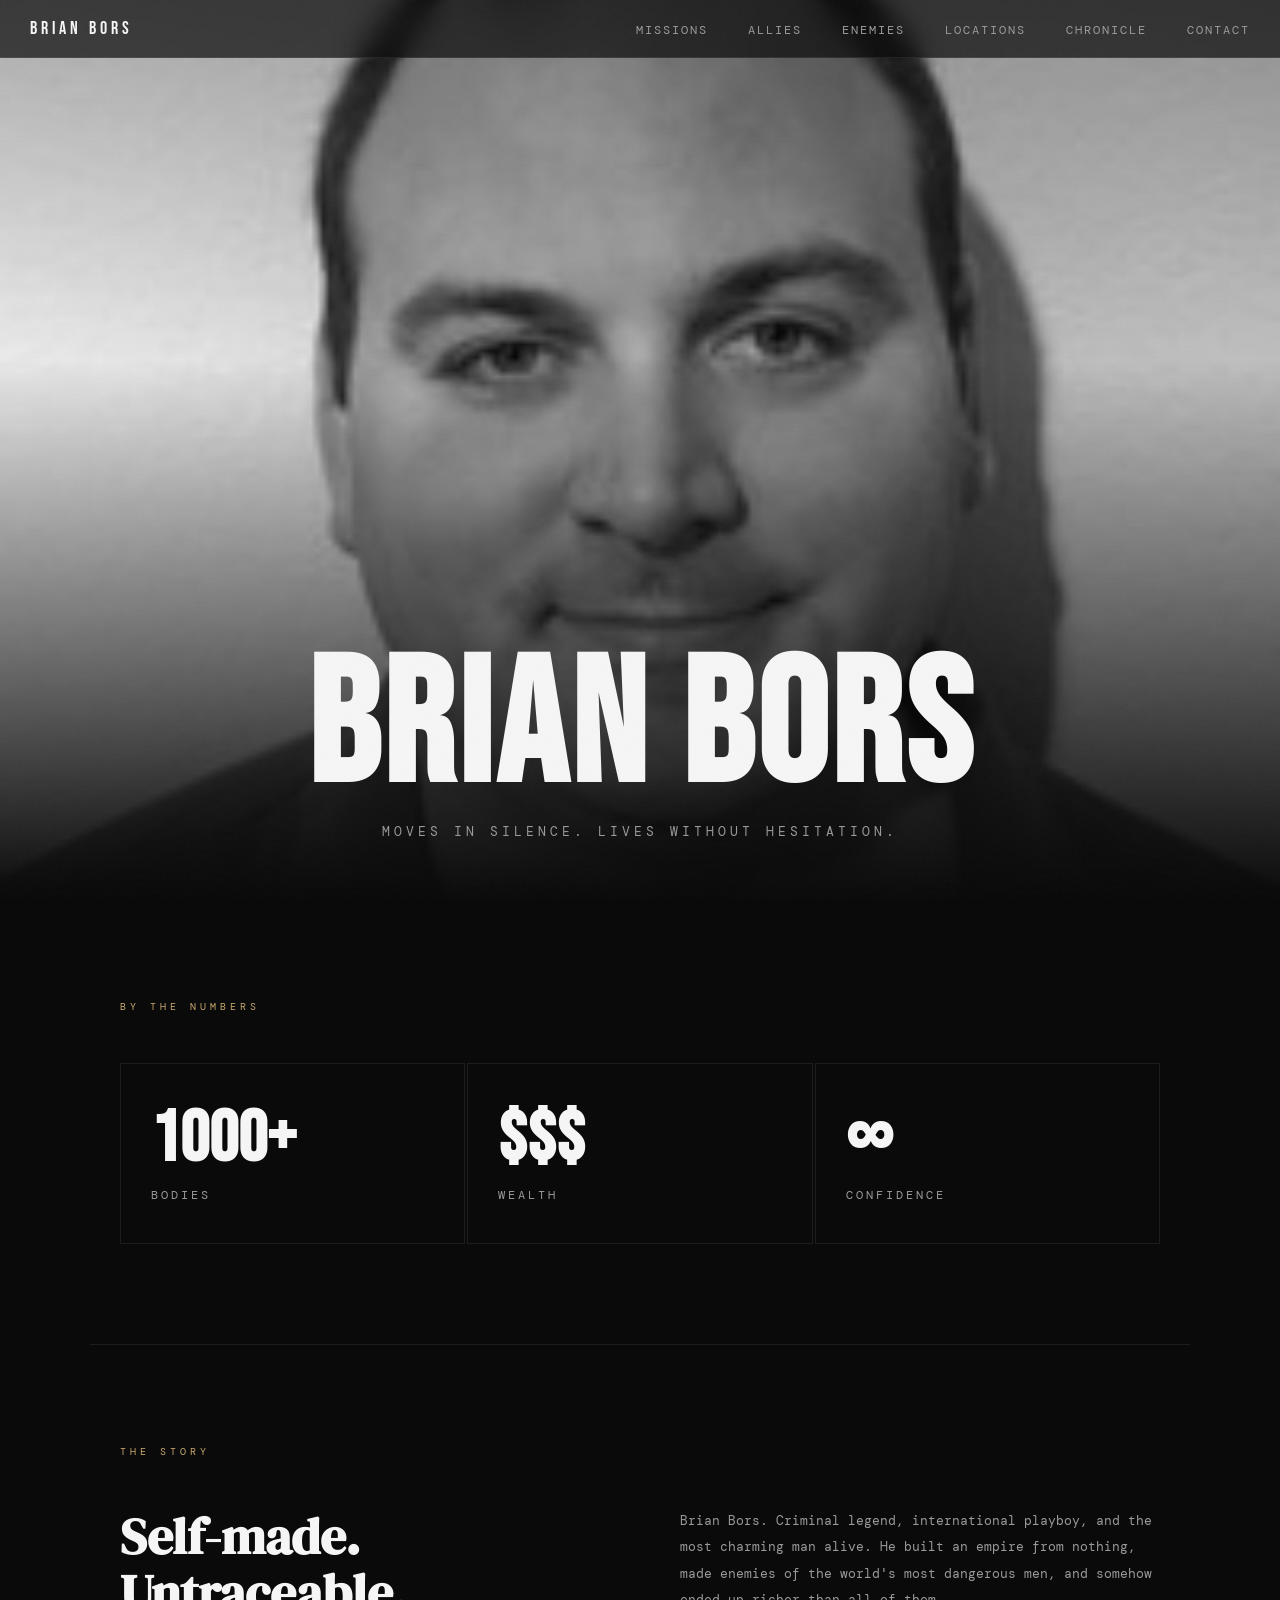
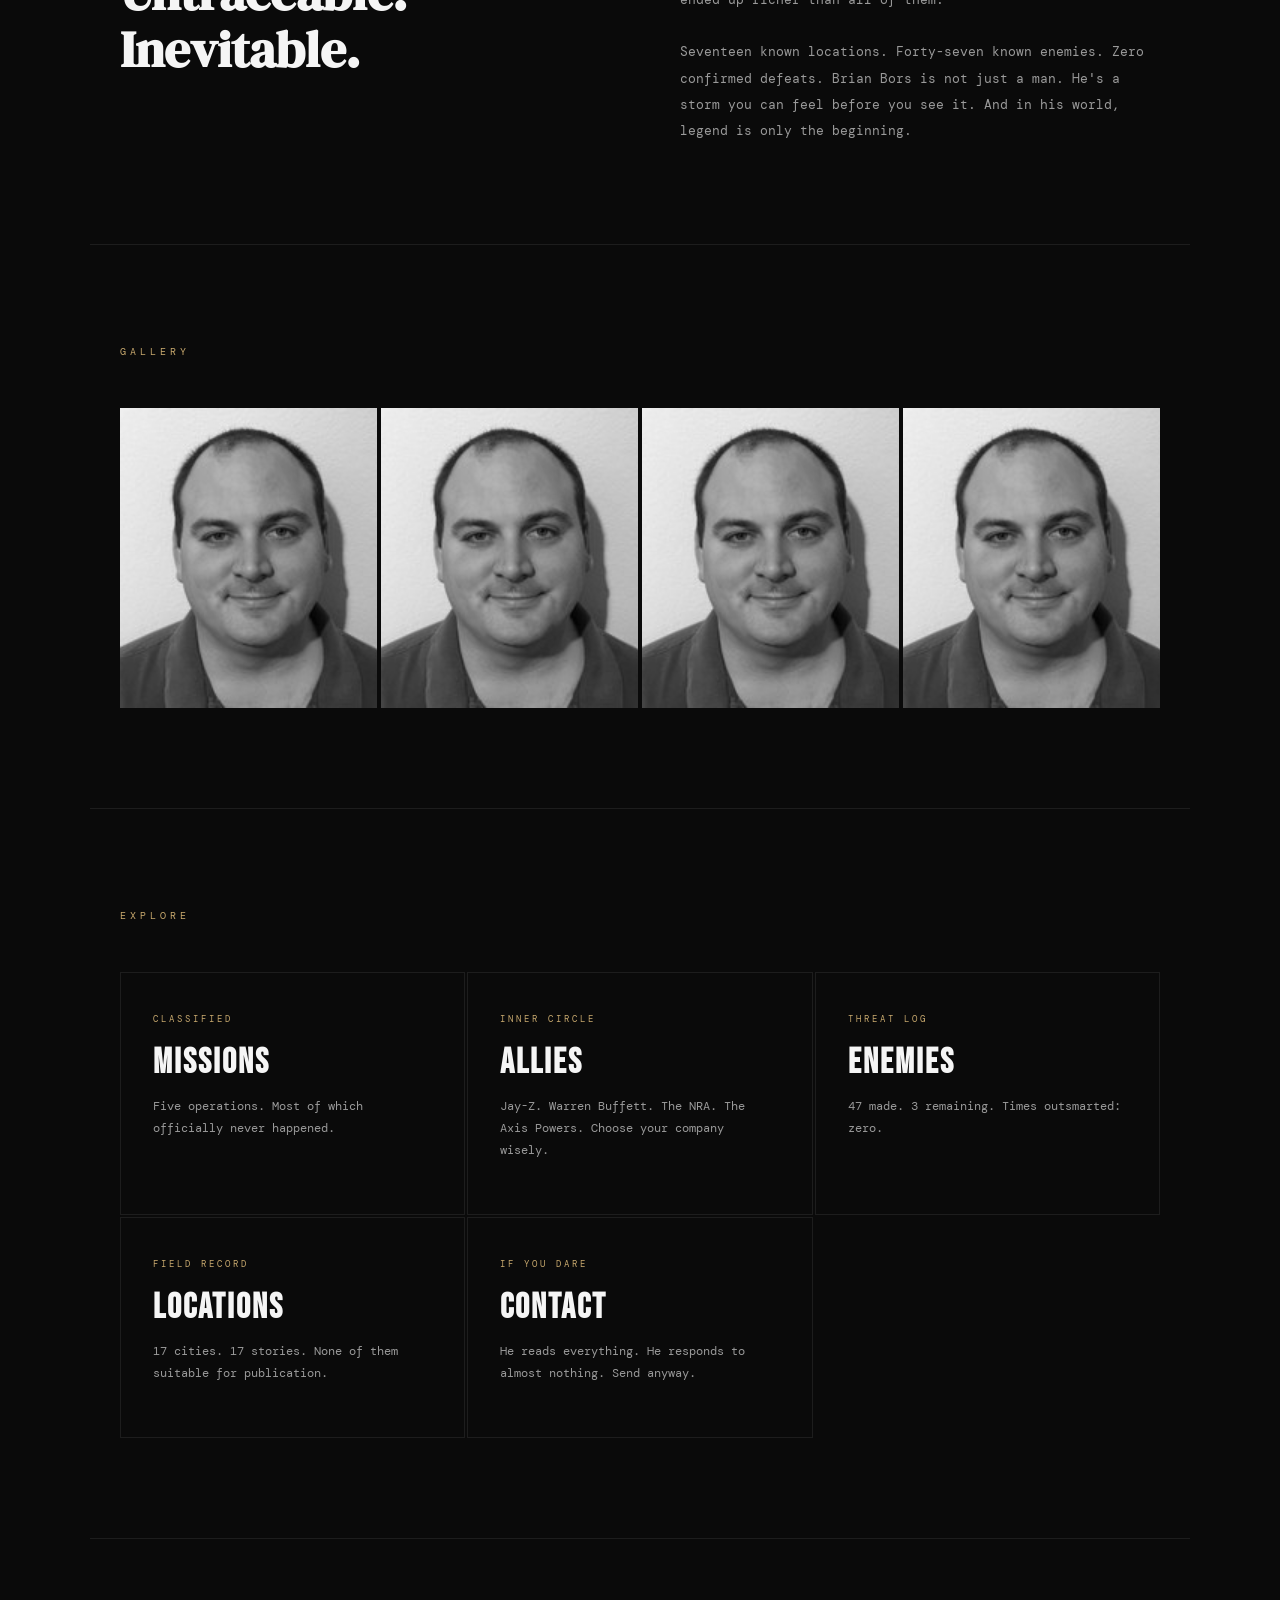
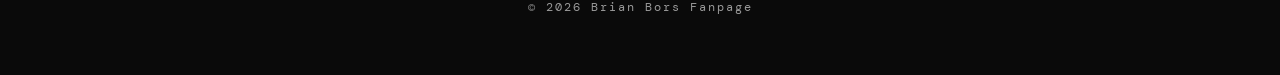
<file: index.html>
<!DOCTYPE html>
<html lang="en">
<head>
  <meta charset="UTF-8" />
  <meta name="viewport" content="width=device-width, initial-scale=1.0"/>
  <title>Brian Bors</title>
  <link href="https://fonts.googleapis.com/css2?family=Bebas+Neue&family=DM+Serif+Display:ital@0;1&family=DM+Mono:wght@300;400&display=swap" rel="stylesheet"/>

  <style>
    :root {
      --bg: #0a0a0a;
      --text: #f5f5f5;
      --muted: #9a9a9a;
      --accent: #c8a96e;
      --line: rgba(255,255,255,0.08);
    }

    * { box-sizing: border-box; margin: 0; padding: 0; }

    body {
      font-family: 'DM Mono', monospace;
      background: var(--bg);
      color: var(--text);
      overflow-x: hidden;
      cursor: crosshair;
    }

    body::before {
      content: '';
      position: fixed;
      inset: 0;
      background-image: url("data:image/svg+xml,%3Csvg viewBox='0 0 256 256' xmlns='http://www.w3.org/2000/svg'%3E%3Cfilter id='noise'%3E%3CfeTurbulence type='fractalNoise' baseFrequency='0.9' numOctaves='4' stitchTiles='stitch'/%3E%3C/filter%3E%3Crect width='100%25' height='100%25' filter='url(%23noise)' opacity='0.04'/%3E%3C/svg%3E");
      pointer-events: none;
      z-index: 999;
      opacity: 0.4;
    }

    /* NAV */
    header {
      position: fixed;
      width: 100%;
      top: 0; left: 0;
      padding: 18px 30px;
      border-bottom: 1px solid var(--line);
      background: rgba(10,10,10,0.7);
      backdrop-filter: blur(12px);
      z-index: 100;
      display: flex;
      justify-content: space-between;
      align-items: center;
    }

    .nav-brand {
      font-family: 'Bebas Neue', sans-serif;
      letter-spacing: 4px;
      font-size: 1.1rem;
      text-decoration: none;
      color: var(--text);
    }

    nav a {
      color: var(--muted);
      text-decoration: none;
      font-size: 0.75rem;
      letter-spacing: 2px;
      margin-left: 30px;
      transition: color 0.3s;
      text-transform: uppercase;
    }

    nav a:hover { color: var(--text); }

    /* HERO IMAGE */
    .top-image {
      width: 100%;
      height: 100vh;
      overflow: hidden;
      position: relative;
    }

    .top-image img {
      width: 100%;
      height: 100%;
      object-fit: cover;
      filter: grayscale(100%);
      transform: scale(1.1);
      animation: slowZoom 10s ease forwards;
    }

    @keyframes slowZoom {
      to { transform: scale(1); }
    }

    .top-overlay {
      position: absolute;
      inset: 0;
      background: linear-gradient(to bottom, rgba(10,10,10,0.3) 0%, transparent 40%, #0a0a0a 100%);
    }

    .hero-text-overlay {
      position: absolute;
      bottom: 60px;
      left: 0; right: 0;
      text-align: center;
      z-index: 2;
    }

    .hero-text-overlay h1 {
      font-family: 'Bebas Neue', sans-serif;
      font-size: clamp(5rem, 14vw, 11rem);
      line-height: 0.85;
      letter-spacing: 4px;
    }

    .hero-text-overlay p {
      font-size: 0.8rem;
      letter-spacing: 4px;
      color: var(--muted);
      margin-top: 18px;
      text-transform: uppercase;
    }

    /* SECTIONS */
    .section {
      max-width: 1100px;
      margin: 0 auto;
      padding: 100px 30px;
      border-bottom: 1px solid var(--line);
    }

    .section-label {
      font-size: 0.62rem;
      letter-spacing: 4px;
      text-transform: uppercase;
      color: var(--accent);
      margin-bottom: 50px;
      display: block;
    }

    /* STATS */
    .stats {
      display: grid;
      grid-template-columns: repeat(3, 1fr);
      gap: 2px;
    }

    .stat {
      padding: 40px 30px;
      border: 1px solid var(--line);
    }

    .stat h3 {
      font-family: 'Bebas Neue', sans-serif;
      font-size: 4.5rem;
      line-height: 1;
      margin-bottom: 12px;
    }

    .stat p {
      font-size: 0.72rem;
      letter-spacing: 3px;
      text-transform: uppercase;
      color: var(--muted);
    }

    /* STORY */
    .story-grid {
      display: grid;
      grid-template-columns: 1fr 1fr;
      gap: 80px;
      align-items: start;
    }

    .story-grid h2 {
      font-family: 'DM Serif Display', serif;
      font-size: clamp(2.2rem, 4vw, 3.5rem);
      line-height: 1.1;
    }

    .story-grid p {
      color: var(--muted);
      font-size: 0.82rem;
      line-height: 2;
    }

    /* GALLERY */
    .gallery {
      display: grid;
      grid-template-columns: repeat(4, 1fr);
      gap: 4px;
    }

    .gallery-item {
      overflow: hidden;
    }

    .gallery-item img {
      width: 100%;
      height: 300px;
      object-fit: cover;
      filter: grayscale(100%);
      transition: transform 0.8s ease, filter 0.6s ease;
      display: block;
    }

    .gallery-item:hover img {
      transform: scale(1.06);
      filter: grayscale(50%);
    }

    /* PAGE NAV CARDS */
    .pages-grid {
      display: grid;
      grid-template-columns: repeat(3, 1fr);
      gap: 2px;
    }

    .page-card {
      border: 1px solid var(--line);
      padding: 40px 32px 52px;
      text-decoration: none;
      color: var(--text);
      display: block;
      position: relative;
      overflow: hidden;
      transition: background 0.3s;
    }

    .page-card:hover { background: rgba(255,255,255,0.03); }

    .page-card::after {
      content: '→';
      position: absolute;
      bottom: 28px;
      right: 30px;
      font-size: 1.1rem;
      color: var(--muted);
      opacity: 0;
      transform: translateX(-8px);
      transition: all 0.3s ease;
    }

    .page-card:hover::after {
      opacity: 1;
      transform: translateX(0);
    }

    .page-card-tag {
      font-size: 0.58rem;
      letter-spacing: 3px;
      text-transform: uppercase;
      color: var(--accent);
      margin-bottom: 16px;
      display: block;
    }

    .page-card h3 {
      font-family: 'Bebas Neue', sans-serif;
      font-size: 2.2rem;
      letter-spacing: 2px;
      margin-bottom: 12px;
    }

    .page-card p {
      font-size: 0.74rem;
      color: var(--muted);
      line-height: 1.85;
    }

    /* REVEAL */
    .reveal {
      opacity: 0;
      transform: translateY(60px);
      transition: all 1s cubic-bezier(0.2, 0.8, 0.2, 1);
    }

    .reveal.active {
      opacity: 1;
      transform: translateY(0);
    }

    footer {
      text-align: center;
      padding: 60px 20px;
      color: var(--muted);
      font-size: 0.75rem;
      letter-spacing: 2px;
    }

    @media (max-width: 800px) {
      .stats { grid-template-columns: 1fr; }
      .story-grid { grid-template-columns: 1fr; gap: 40px; }
      .gallery { grid-template-columns: repeat(2, 1fr); }
      .pages-grid { grid-template-columns: 1fr; }
    }
  </style>
</head>
<body>

<header>
  <a class="nav-brand" href="index.html">Brian Bors</a>
  <nav>
    <a href="missions.html">Missions</a>
    <a href="allies.html">Allies</a>
    <a href="enemies.html">Enemies</a>
    <a href="locations.html">Locations</a>
    <a href="timeline.html">Chronicle</a>
    <a href="contact.html">Contact</a>
  </nav>
</header>

<!-- HERO -->
<div class="top-image">
  <img src="profile.jpg" alt="Brian Bors">
  <div class="top-overlay"></div>
  <div class="hero-text-overlay">
    <h1>BRIAN BORS</h1>
    <p>Moves in silence. Lives without hesitation.</p>
  </div>
</div>

<!-- STATS -->
<div class="section reveal">
  <span class="section-label">By the numbers</span>
  <div class="stats">
    <div class="stat">
      <h3>1000+</h3>
      <p>Bodies</p>
    </div>
    <div class="stat">
      <h3>$$$</h3>
      <p>Wealth</p>
    </div>
    <div class="stat">
      <h3>∞</h3>
      <p>Confidence</p>
    </div>
  </div>
</div>

<!-- STORY -->
<div class="section reveal">
  <span class="section-label">The story</span>
  <div class="story-grid">
    <h2>Self-made. Untraceable. Inevitable.</h2>
    <p>
      Brian Bors. Criminal legend, international playboy, and the most charming man alive.
      He built an empire from nothing, made enemies of the world's most dangerous men, and somehow ended up richer than all of them.
      <br><br>
      Seventeen known locations. Forty-seven known enemies. Zero confirmed defeats.
      Brian Bors is not just a man. He's a storm you can feel before you see it.
      And in his world, legend is only the beginning.
    </p>
  </div>
</div>

<!-- GALLERY -->
<div class="section reveal">
  <span class="section-label">Gallery</span>
  <div class="gallery">
    <div class="gallery-item"><img src="img1.jpg" alt=""></div>
    <div class="gallery-item"><img src="img2.jpg" alt=""></div>
    <div class="gallery-item"><img src="img3.jpg" alt=""></div>
    <div class="gallery-item"><img src="img4.jpg" alt=""></div>
  </div>
</div>

<!-- EXPLORE -->
<div class="section reveal">
  <span class="section-label">Explore</span>
  <div class="pages-grid">
    <a class="page-card" href="missions.html">
      <span class="page-card-tag">Classified</span>
      <h3>Missions</h3>
      <p>Five operations. Most of which officially never happened.</p>
    </a>
    <a class="page-card" href="allies.html">
      <span class="page-card-tag">Inner circle</span>
      <h3>Allies</h3>
      <p>Jay-Z. Warren Buffett. The NRA. The Axis Powers. Choose your company wisely.</p>
    </a>
    <a class="page-card" href="enemies.html">
      <span class="page-card-tag">Threat log</span>
      <h3>Enemies</h3>
      <p>47 made. 3 remaining. Times outsmarted: zero.</p>
    </a>
    <a class="page-card" href="locations.html">
      <span class="page-card-tag">Field record</span>
      <h3>Locations</h3>
      <p>17 cities. 17 stories. None of them suitable for publication.</p>
    </a>
    <a class="page-card" href="contact.html">
      <span class="page-card-tag">If you dare</span>
      <h3>Contact</h3>
      <p>He reads everything. He responds to almost nothing. Send anyway.</p>
    </a>
  </div>
</div>

<footer>© 2026 Brian Bors Fanpage</footer>

<script>
  const reveals = document.querySelectorAll(".reveal");
  function check() {
    const trigger = window.innerHeight * 0.85;
    reveals.forEach(el => {
      if (el.getBoundingClientRect().top < trigger) el.classList.add("active");
    });
  }
  window.addEventListener("scroll", check);
  check();
</script>

</body>
</html>
</file>
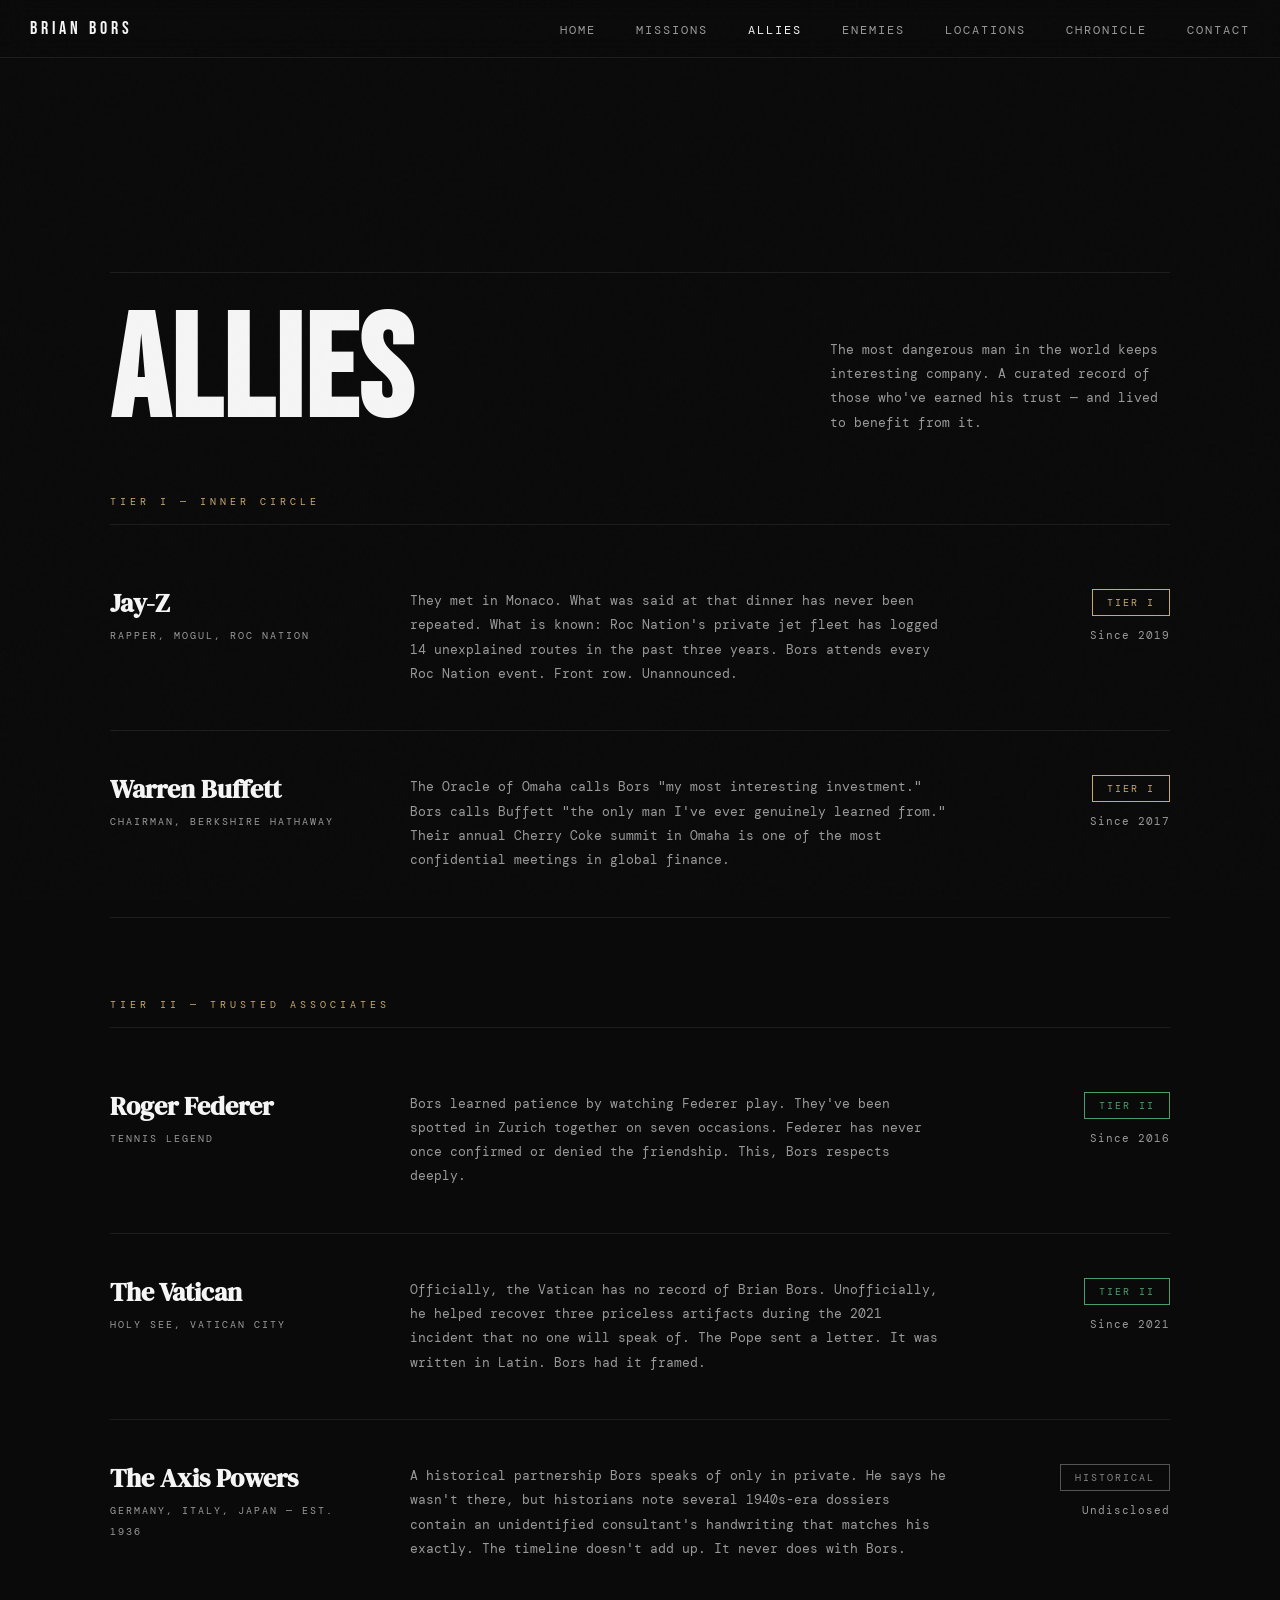
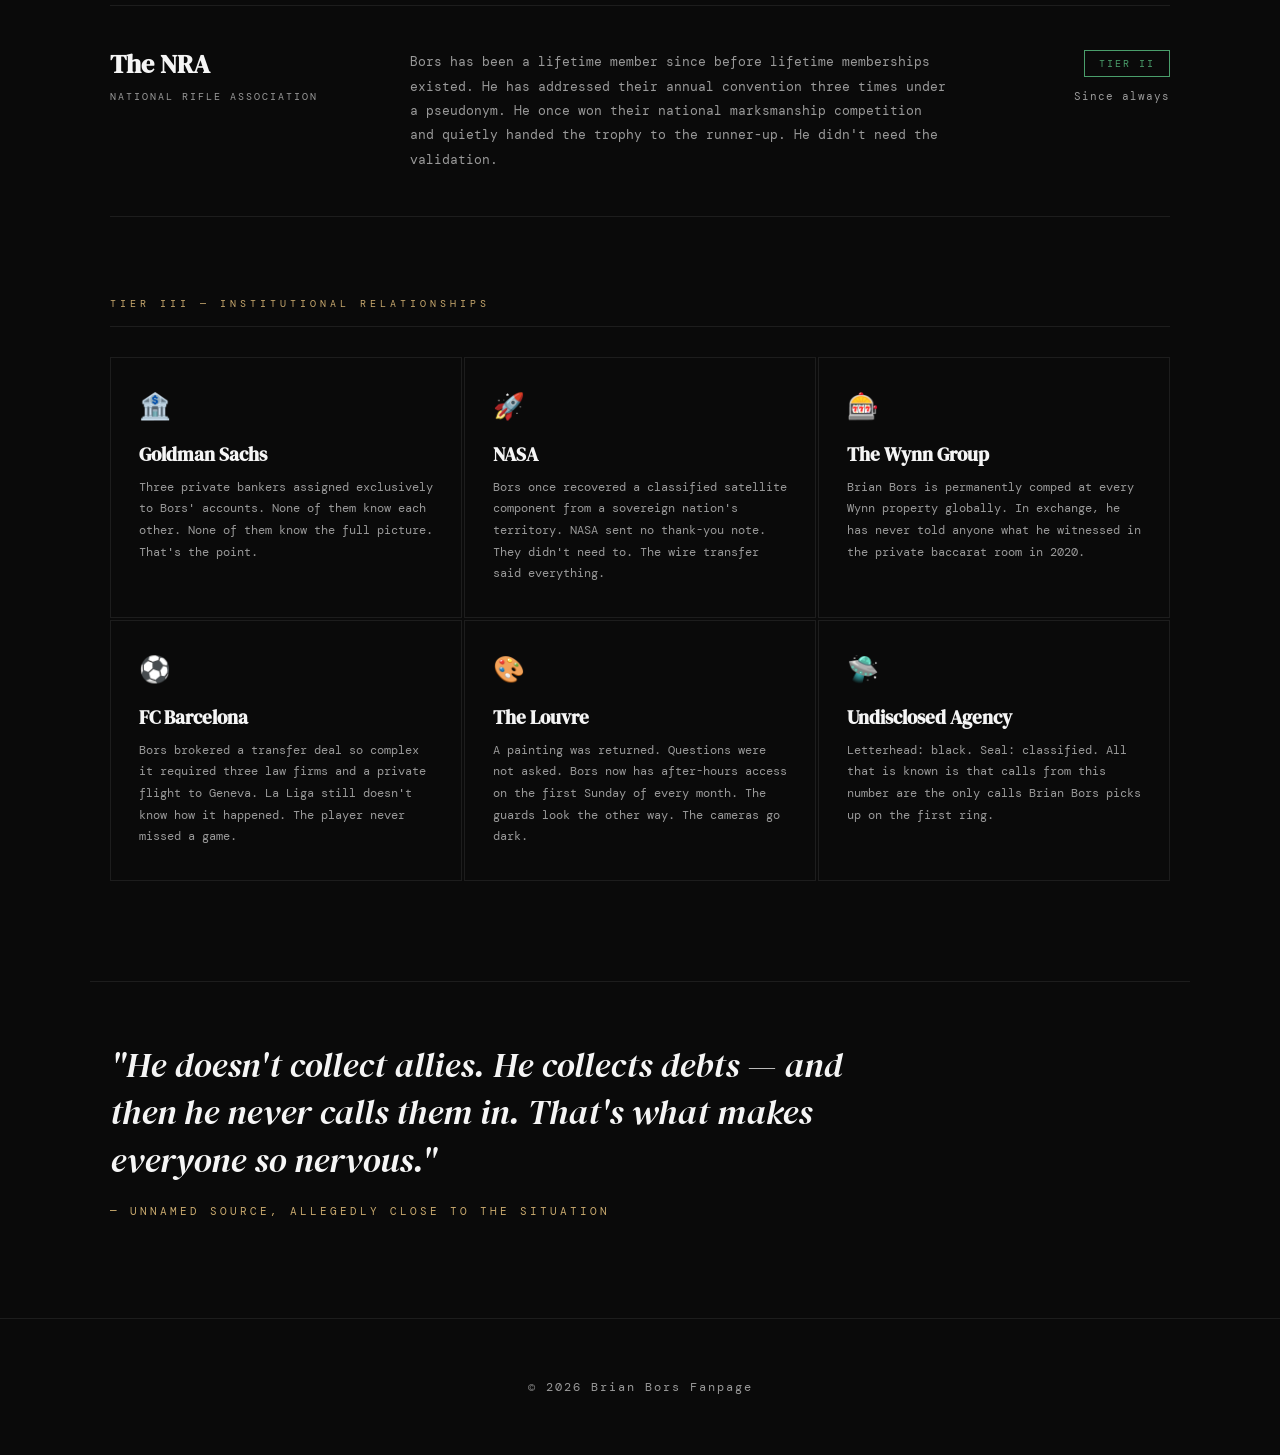
<file: allies.html>
<!DOCTYPE html>
<html lang="en">
<head>
  <meta charset="UTF-8" />
  <meta name="viewport" content="width=device-width, initial-scale=1.0"/>
  <title>Brian Bors — Allies</title>
  <link href="https://fonts.googleapis.com/css2?family=Bebas+Neue&family=DM+Serif+Display:ital@0;1&family=DM+Mono:wght@300;400&display=swap" rel="stylesheet"/>

  <style>
    :root {
      --bg: #0a0a0a;
      --text: #f5f5f5;
      --muted: #9a9a9a;
      --accent: #c8a96e;
      --green: #4a9e6b;
      --line: rgba(255,255,255,0.08);
    }

    * { box-sizing: border-box; margin: 0; padding: 0; }

    body {
      font-family: 'DM Mono', monospace;
      background: var(--bg);
      color: var(--text);
      overflow-x: hidden;
      cursor: crosshair;
    }

    body::before {
      content: '';
      position: fixed;
      inset: 0;
      background-image: url("data:image/svg+xml,%3Csvg viewBox='0 0 256 256' xmlns='http://www.w3.org/2000/svg'%3E%3Cfilter id='noise'%3E%3CfeTurbulence type='fractalNoise' baseFrequency='0.9' numOctaves='4' stitchTiles='stitch'/%3E%3C/filter%3E%3Crect width='100%25' height='100%25' filter='url(%23noise)' opacity='0.04'/%3E%3C/svg%3E");
      pointer-events: none;
      z-index: 999;
      opacity: 0.4;
    }

    header {
      position: fixed;
      width: 100%;
      top: 0; left: 0;
      padding: 18px 30px;
      border-bottom: 1px solid var(--line);
      background: rgba(10,10,10,0.7);
      backdrop-filter: blur(12px);
      z-index: 100;
      display: flex;
      justify-content: space-between;
      align-items: center;
    }

    .nav-brand {
      font-family: 'Bebas Neue', sans-serif;
      letter-spacing: 4px;
      font-size: 1.1rem;
      text-decoration: none;
      color: var(--text);
    }

    nav a {
      color: var(--muted);
      text-decoration: none;
      font-size: 0.75rem;
      letter-spacing: 2px;
      margin-left: 30px;
      transition: color 0.3s;
      text-transform: uppercase;
    }

    nav a:hover, nav a.active { color: var(--text); }

    /* HERO */
    .page-hero {
      min-height: 55vh;
      display: flex;
      align-items: flex-end;
      max-width: 1100px;
      margin: auto;
      padding: 100px 20px 60px;
    }

    .page-hero-inner {
      border-top: 1px solid var(--line);
      padding-top: 40px;
      width: 100%;
      display: flex;
      justify-content: space-between;
      align-items: flex-end;
      flex-wrap: wrap;
      gap: 20px;
    }

    .page-title {
      font-family: 'Bebas Neue', sans-serif;
      font-size: clamp(5rem, 12vw, 9rem);
      line-height: 0.85;
      letter-spacing: 2px;
    }

    .page-desc {
      max-width: 340px;
      color: var(--muted);
      font-size: 0.8rem;
      line-height: 1.9;
    }

    /* TIER LABEL */
    .tier-section {
      max-width: 1100px;
      margin: 0 auto;
      padding: 0 20px 20px;
    }

    .tier-label {
      font-size: 0.62rem;
      letter-spacing: 4px;
      text-transform: uppercase;
      color: var(--accent);
      border-bottom: 1px solid var(--line);
      padding-bottom: 16px;
      margin-bottom: 0;
      opacity: 0;
      transition: opacity 0.8s ease;
    }

    .tier-label.active { opacity: 1; }

    /* ALLY ROWS */
    .allies-list {
      max-width: 1100px;
      margin: 0 auto;
      padding: 0 20px 60px;
    }

    .ally-row {
      display: grid;
      grid-template-columns: 260px 1fr 180px;
      gap: 40px;
      align-items: start;
      padding: 44px 0;
      border-bottom: 1px solid var(--line);
      opacity: 0;
      transform: translateY(40px);
      transition: all 0.85s cubic-bezier(0.2, 0.8, 0.2, 1);
      position: relative;
    }

    .ally-row::after {
      content: '';
      position: absolute;
      bottom: -1px; left: 0;
      width: 0;
      height: 1px;
      background: var(--accent);
      transition: width 0.5s ease;
    }

    .ally-row:hover::after { width: 100%; }

    .ally-row.active {
      opacity: 1;
      transform: translateY(0);
    }

    .ally-name-block h3 {
      font-family: 'DM Serif Display', serif;
      font-size: 1.6rem;
      line-height: 1.1;
      margin-bottom: 6px;
    }

    .ally-title {
      font-size: 0.65rem;
      letter-spacing: 2px;
      color: var(--muted);
      text-transform: uppercase;
    }

    .ally-desc {
      font-size: 0.8rem;
      color: var(--muted);
      line-height: 1.9;
    }

    .ally-desc em {
      color: var(--accent);
      font-style: italic;
      font-family: 'DM Serif Display', serif;
      font-size: 0.9rem;
    }

    .ally-meta {
      text-align: right;
    }

    .ally-badge {
      display: inline-block;
      font-size: 0.6rem;
      letter-spacing: 2px;
      text-transform: uppercase;
      padding: 6px 14px;
      border: 1px solid var(--green);
      color: var(--green);
      margin-bottom: 12px;
    }

    .ally-badge.gold {
      border-color: var(--accent);
      color: var(--accent);
    }

    .ally-badge.silver {
      border-color: rgba(255,255,255,0.3);
      color: rgba(255,255,255,0.5);
    }

    .ally-since {
      display: block;
      font-size: 0.7rem;
      color: var(--muted);
      letter-spacing: 1px;
    }

    /* ORGS SECTION */
    .orgs-grid {
      max-width: 1100px;
      margin: 0 auto;
      padding: 0 20px 100px;
      display: grid;
      grid-template-columns: repeat(3, 1fr);
      gap: 2px;
    }

    .org-card {
      border: 1px solid var(--line);
      padding: 32px 28px;
      position: relative;
      overflow: hidden;
      opacity: 0;
      transform: scale(0.96);
      transition: all 0.7s cubic-bezier(0.2, 0.8, 0.2, 1);
    }

    .org-card.active {
      opacity: 1;
      transform: scale(1);
    }

    .org-card:hover { background: rgba(255,255,255,0.02); }

    .org-card::before {
      content: '';
      position: absolute;
      bottom: 0; left: 0;
      width: 100%; height: 0;
      background: linear-gradient(to top, rgba(200,169,110,0.06), transparent);
      transition: height 0.5s ease;
    }

    .org-card:hover::before { height: 100%; }

    .org-icon {
      font-size: 1.6rem;
      margin-bottom: 18px;
      display: block;
    }

    .org-name {
      font-family: 'DM Serif Display', serif;
      font-size: 1.2rem;
      margin-bottom: 10px;
    }

    .org-desc {
      font-size: 0.75rem;
      color: var(--muted);
      line-height: 1.8;
    }

    /* BOTTOM QUOTE */
    .bottom-quote {
      max-width: 1100px;
      margin: 0 auto;
      padding: 60px 20px 100px;
      border-top: 1px solid var(--line);
      opacity: 0;
      transform: translateY(30px);
      transition: all 1s ease;
    }

    .bottom-quote.active {
      opacity: 1;
      transform: translateY(0);
    }

    .bottom-quote blockquote {
      font-family: 'DM Serif Display', serif;
      font-style: italic;
      font-size: clamp(1.4rem, 3vw, 2.2rem);
      line-height: 1.35;
      max-width: 750px;
    }

    .bottom-quote cite {
      display: block;
      margin-top: 20px;
      font-size: 0.7rem;
      letter-spacing: 3px;
      color: var(--accent);
      text-transform: uppercase;
      font-style: normal;
    }

    footer {
      text-align: center;
      padding: 60px 20px;
      color: var(--muted);
      font-size: 0.75rem;
      letter-spacing: 2px;
      border-top: 1px solid var(--line);
    }

    @media (max-width: 800px) {
      .ally-row { grid-template-columns: 1fr; gap: 16px; }
      .ally-meta { text-align: left; }
      .orgs-grid { grid-template-columns: 1fr 1fr; }
    }

    @media (max-width: 500px) {
      .orgs-grid { grid-template-columns: 1fr; }
    }
  </style>
</head>
<body>

<header>
  <a class="nav-brand" href="index.html">Brian Bors</a>
  <nav>
    <a href="index.html">Home</a>
    <a href="missions.html">Missions</a>
    <a href="allies.html" class="active">Allies</a>
    <a href="enemies.html">Enemies</a>
    <a href="locations.html">Locations</a>
    <a href="timeline.html">Chronicle</a>
    <a href="contact.html">Contact</a>
  </nav>
</header>

<div class="page-hero">
  <div class="page-hero-inner">
    <h1 class="page-title">ALLIES</h1>
    <p class="page-desc">
      The most dangerous man in the world keeps interesting company.
      A curated record of those who've earned his trust — and lived to benefit from it.
    </p>
  </div>
</div>

<!-- TIER 1: INNER CIRCLE -->
<div class="tier-section">
  <p class="tier-label">Tier I — Inner Circle</p>
</div>

<div class="allies-list">

  <div class="ally-row">
    <div class="ally-name-block">
      <h3>Jay-Z</h3>
      <span class="ally-title">Rapper, Mogul, Roc Nation</span>
    </div>
    <div class="ally-desc">
      They met in Monaco. What was said at that dinner has never been repeated. What is known: Roc Nation's private jet fleet has logged 14 unexplained routes in the past three years. Bors attends every Roc Nation event. Front row. Unannounced.
    </div>
    <div class="ally-meta">
      <span class="ally-badge gold">Tier I</span>
      <span class="ally-since">Since 2019</span>
    </div>
  </div>

  <div class="ally-row">
    <div class="ally-name-block">
      <h3>Warren Buffett</h3>
      <span class="ally-title">Chairman, Berkshire Hathaway</span>
    </div>
    <div class="ally-desc">
      The Oracle of Omaha calls Bors "my most interesting investment." Bors calls Buffett "the only man I've ever genuinely learned from." Their annual Cherry Coke summit in Omaha is one of the most confidential meetings in global finance.
    </div>
    <div class="ally-meta">
      <span class="ally-badge gold">Tier I</span>
      <span class="ally-since">Since 2017</span>
    </div>
  </div>

</div>

<!-- TIER 2 -->
<div class="tier-section" style="padding-top: 20px;">
  <p class="tier-label">Tier II — Trusted Associates</p>
</div>

<div class="allies-list">

  <div class="ally-row">
    <div class="ally-name-block">
      <h3>Roger Federer</h3>
      <span class="ally-title">Tennis Legend</span>
    </div>
    <div class="ally-desc">
      Bors learned patience by watching Federer play. They've been spotted in Zurich together on seven occasions. Federer has never once confirmed or denied the friendship. This, Bors respects deeply.
    </div>
    <div class="ally-meta">
      <span class="ally-badge">Tier II</span>
      <span class="ally-since">Since 2016</span>
    </div>
  </div>

  <div class="ally-row">
    <div class="ally-name-block">
      <h3>The Vatican</h3>
      <span class="ally-title">Holy See, Vatican City</span>
    </div>
    <div class="ally-desc">
      Officially, the Vatican has no record of Brian Bors. Unofficially, he helped recover three priceless artifacts during the 2021 incident that no one will speak of. The Pope sent a letter. It was written in Latin. Bors had it framed.
    </div>
    <div class="ally-meta">
      <span class="ally-badge">Tier II</span>
      <span class="ally-since">Since 2021</span>
    </div>
  </div>

  <div class="ally-row">
    <div class="ally-name-block">
      <h3>The Axis Powers</h3>
      <span class="ally-title">Germany, Italy, Japan — Est. 1936</span>
    </div>
    <div class="ally-desc">
      A historical partnership Bors speaks of only in private. He says he wasn't there, but historians note several 1940s-era dossiers contain an unidentified consultant's handwriting that matches his exactly. The timeline doesn't add up. It never does with Bors.
    </div>
    <div class="ally-meta">
      <span class="ally-badge silver">Historical</span>
      <span class="ally-since">Undisclosed</span>
    </div>
  </div>

  <div class="ally-row">
    <div class="ally-name-block">
      <h3>The NRA</h3>
      <span class="ally-title">National Rifle Association</span>
    </div>
    <div class="ally-desc">
      Bors has been a lifetime member since before lifetime memberships existed. He has addressed their annual convention three times under a pseudonym. He once won their national marksmanship competition and quietly handed the trophy to the runner-up. He didn't need the validation.
    </div>
    <div class="ally-meta">
      <span class="ally-badge">Tier II</span>
      <span class="ally-since">Since always</span>
    </div>
  </div>

</div>

<!-- ORG CARDS -->
<div class="tier-section" style="padding-top: 20px; padding-bottom: 30px;">
  <p class="tier-label">Tier III — Institutional Relationships</p>
</div>

<div class="orgs-grid">
  <div class="org-card">
    <span class="org-icon">🏦</span>
    <h4 class="org-name">Goldman Sachs</h4>
    <p class="org-desc">Three private bankers assigned exclusively to Bors' accounts. None of them know each other. None of them know the full picture. That's the point.</p>
  </div>
  <div class="org-card">
    <span class="org-icon">🚀</span>
    <h4 class="org-name">NASA</h4>
    <p class="org-desc">Bors once recovered a classified satellite component from a sovereign nation's territory. NASA sent no thank-you note. They didn't need to. The wire transfer said everything.</p>
  </div>
  <div class="org-card">
    <span class="org-icon">🎰</span>
    <h4 class="org-name">The Wynn Group</h4>
    <p class="org-desc">Brian Bors is permanently comped at every Wynn property globally. In exchange, he has never told anyone what he witnessed in the private baccarat room in 2020.</p>
  </div>
  <div class="org-card">
    <span class="org-icon">⚽</span>
    <h4 class="org-name">FC Barcelona</h4>
    <p class="org-desc">Bors brokered a transfer deal so complex it required three law firms and a private flight to Geneva. La Liga still doesn't know how it happened. The player never missed a game.</p>
  </div>
  <div class="org-card">
    <span class="org-icon">🎨</span>
    <h4 class="org-name">The Louvre</h4>
    <p class="org-desc">A painting was returned. Questions were not asked. Bors now has after-hours access on the first Sunday of every month. The guards look the other way. The cameras go dark.</p>
  </div>
  <div class="org-card">
    <span class="org-icon">🛸</span>
    <h4 class="org-name">Undisclosed Agency</h4>
    <p class="org-desc">Letterhead: black. Seal: classified. All that is known is that calls from this number are the only calls Brian Bors picks up on the first ring.</p>
  </div>
</div>

<div class="bottom-quote">
  <blockquote>
    "He doesn't collect allies. He collects debts — and then he never calls them in. That's what makes everyone so nervous."
  </blockquote>
  <cite>— unnamed source, allegedly close to the situation</cite>
</div>

<footer>© 2026 Brian Bors Fanpage</footer>

<script>
  const reveals = document.querySelectorAll(".tier-label, .ally-row, .org-card, .bottom-quote");

  function check() {
    const trigger = window.innerHeight * 0.88;
    reveals.forEach((el, i) => {
      if (el.getBoundingClientRect().top < trigger) {
        setTimeout(() => el.classList.add("active"), el.classList.contains('org-card') ? i * 60 : 0);
        el.classList.add("active");
      }
    });
  }

  window.addEventListener("scroll", check);
  check();
</script>

</body>
</html>
</file>
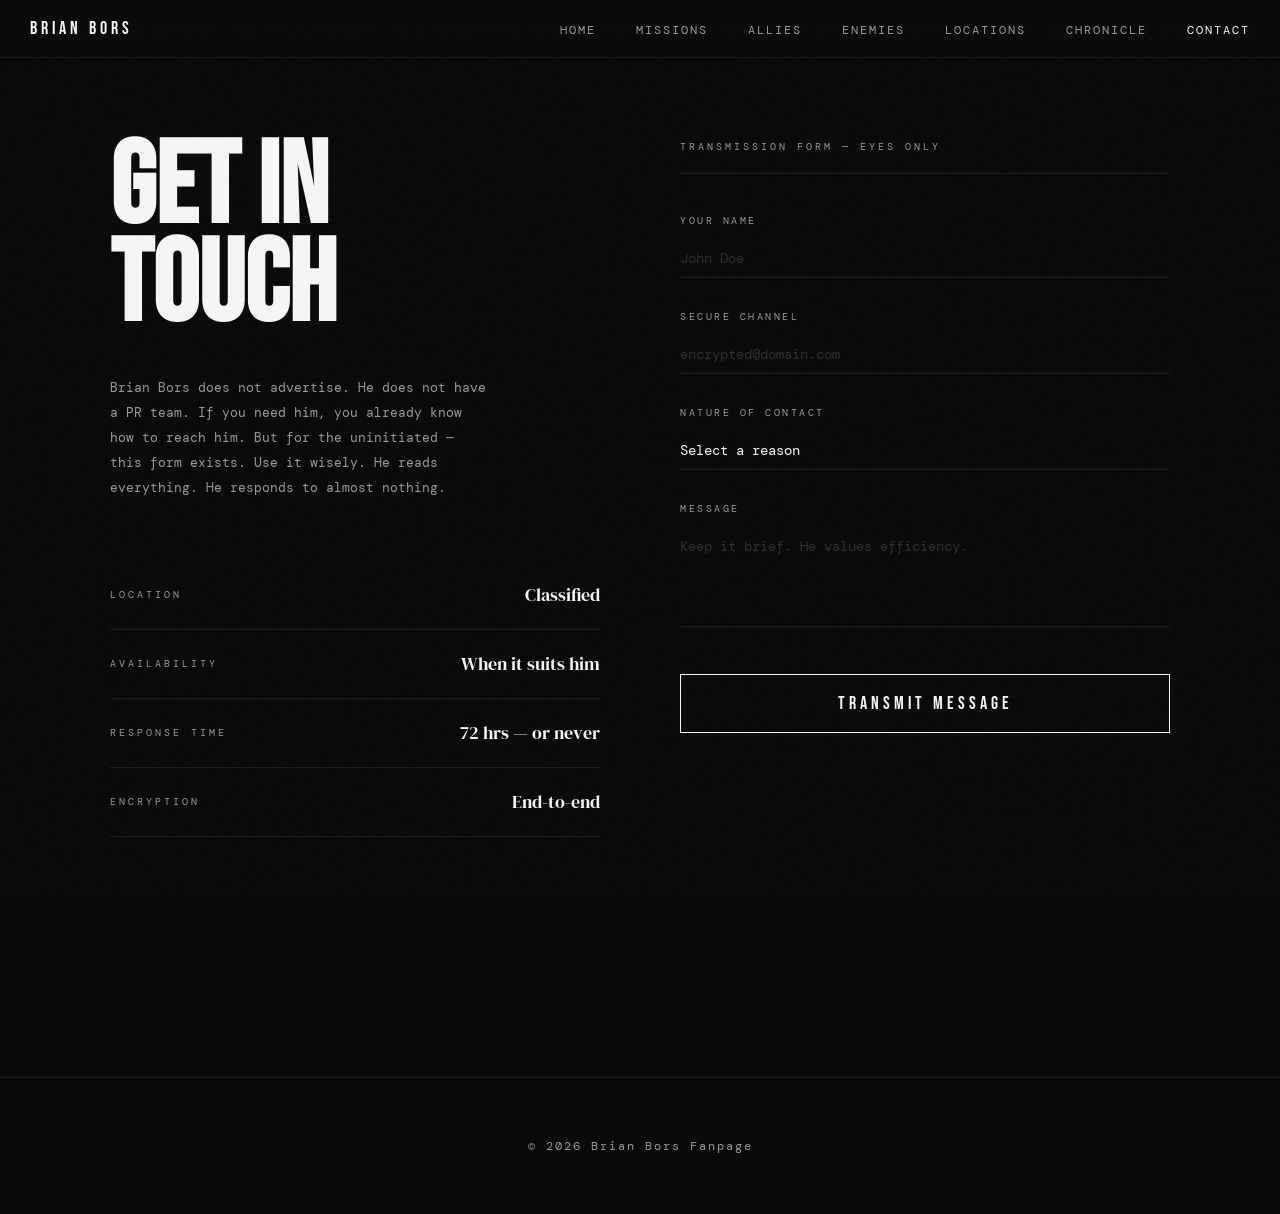
<file: contact.html>
<!DOCTYPE html>
<html lang="en">
<head>
  <meta charset="UTF-8" />
  <meta name="viewport" content="width=device-width, initial-scale=1.0"/>
  <title>Brian Bors — Contact</title>
  <link href="https://fonts.googleapis.com/css2?family=Bebas+Neue&family=DM+Serif+Display:ital@0;1&family=DM+Mono:wght@300;400&display=swap" rel="stylesheet"/>

  <style>
    :root {
      --bg: #0a0a0a;
      --text: #f5f5f5;
      --muted: #9a9a9a;
      --accent: #c8a96e;
      --line: rgba(255,255,255,0.08);
    }

    * { box-sizing: border-box; margin: 0; padding: 0; }

    body {
      font-family: 'DM Mono', monospace;
      background: var(--bg);
      color: var(--text);
      overflow-x: hidden;
      cursor: crosshair;
    }

    body::before {
      content: '';
      position: fixed;
      inset: 0;
      background-image: url("data:image/svg+xml,%3Csvg viewBox='0 0 256 256' xmlns='http://www.w3.org/2000/svg'%3E%3Cfilter id='noise'%3E%3CfeTurbulence type='fractalNoise' baseFrequency='0.9' numOctaves='4' stitchTiles='stitch'/%3E%3C/filter%3E%3Crect width='100%25' height='100%25' filter='url(%23noise)' opacity='0.04'/%3E%3C/svg%3E");
      pointer-events: none;
      z-index: 999;
      opacity: 0.4;
    }

    header {
      position: fixed;
      width: 100%;
      top: 0;
      left: 0;
      padding: 18px 30px;
      border-bottom: 1px solid var(--line);
      background: rgba(10,10,10,0.7);
      backdrop-filter: blur(12px);
      z-index: 100;
      display: flex;
      justify-content: space-between;
      align-items: center;
    }

    .nav-brand {
      font-family: 'Bebas Neue', sans-serif;
      letter-spacing: 4px;
      font-size: 1.1rem;
      text-decoration: none;
      color: var(--text);
    }

    nav a {
      color: var(--muted);
      text-decoration: none;
      font-size: 0.75rem;
      letter-spacing: 2px;
      margin-left: 30px;
      transition: color 0.3s;
      text-transform: uppercase;
    }

    nav a:hover, nav a.active { color: var(--text); }

    /* MAIN LAYOUT */
    .contact-layout {
      min-height: 100vh;
      max-width: 1100px;
      margin: auto;
      padding: 140px 20px 80px;
      display: grid;
      grid-template-columns: 1fr 1fr;
      gap: 80px;
      align-items: start;
    }

    /* LEFT */
    .contact-left h1 {
      font-family: 'Bebas Neue', sans-serif;
      font-size: clamp(4rem, 9vw, 7.5rem);
      line-height: 0.85;
      margin-bottom: 40px;
    }

    .contact-left p {
      color: var(--muted);
      font-size: 0.8rem;
      line-height: 1.95;
      max-width: 380px;
      margin-bottom: 60px;
    }

    .contact-methods {
      display: flex;
      flex-direction: column;
      gap: 0;
    }

    .contact-method {
      display: flex;
      justify-content: space-between;
      align-items: center;
      padding: 22px 0;
      border-bottom: 1px solid var(--line);
      opacity: 0;
      transform: translateX(-30px);
      transition: all 0.7s cubic-bezier(0.2, 0.8, 0.2, 1);
    }

    .contact-method.active {
      opacity: 1;
      transform: translateX(0);
    }

    .method-label {
      font-size: 0.65rem;
      letter-spacing: 3px;
      text-transform: uppercase;
      color: var(--muted);
    }

    .method-value {
      font-family: 'DM Serif Display', serif;
      font-size: 1.1rem;
      color: var(--text);
      text-align: right;
    }

    /* RIGHT — FORM */
    .contact-right {
      opacity: 0;
      transform: translateY(50px);
      transition: all 1s cubic-bezier(0.2, 0.8, 0.2, 1) 0.2s;
    }

    .contact-right.active {
      opacity: 1;
      transform: translateY(0);
    }

    .form-header {
      font-size: 0.65rem;
      letter-spacing: 3px;
      text-transform: uppercase;
      color: var(--muted);
      margin-bottom: 40px;
      padding-bottom: 20px;
      border-bottom: 1px solid var(--line);
    }

    .form-field {
      margin-bottom: 32px;
    }

    .form-field label {
      display: block;
      font-size: 0.62rem;
      letter-spacing: 2.5px;
      text-transform: uppercase;
      color: var(--muted);
      margin-bottom: 12px;
    }

    .form-field input,
    .form-field select,
    .form-field textarea {
      width: 100%;
      background: transparent;
      border: none;
      border-bottom: 1px solid var(--line);
      color: var(--text);
      font-family: 'DM Mono', monospace;
      font-size: 0.9rem;
      padding: 10px 0;
      outline: none;
      transition: border-color 0.3s;
      -webkit-appearance: none;
    }

    .form-field input:focus,
    .form-field select:focus,
    .form-field textarea:focus {
      border-color: var(--accent);
    }

    .form-field select option {
      background: #1a1a1a;
      color: var(--text);
    }

    .form-field textarea {
      resize: none;
      height: 100px;
    }

    .form-field input::placeholder,
    .form-field textarea::placeholder {
      color: rgba(255,255,255,0.15);
    }

    .submit-btn {
      width: 100%;
      background: transparent;
      border: 1px solid var(--text);
      color: var(--text);
      font-family: 'Bebas Neue', sans-serif;
      font-size: 1.1rem;
      letter-spacing: 4px;
      padding: 18px;
      cursor: crosshair;
      transition: all 0.4s ease;
      margin-top: 10px;
    }

    .submit-btn:hover {
      background: var(--text);
      color: var(--bg);
    }

    /* DISCLAIMER */
    .disclaimer {
      max-width: 1100px;
      margin: 0 auto;
      padding: 0 20px 100px;
      opacity: 0;
      transform: translateY(30px);
      transition: all 1s ease;
    }

    .disclaimer.active {
      opacity: 1;
      transform: translateY(0);
    }

    .disclaimer p {
      font-size: 0.7rem;
      color: rgba(154,154,154,0.4);
      line-height: 1.8;
      max-width: 700px;
    }

    /* CONFIRMATION */
    .confirm-msg {
      display: none;
      font-family: 'DM Serif Display', serif;
      font-style: italic;
      font-size: 1.1rem;
      color: var(--accent);
      margin-top: 20px;
      letter-spacing: 0.5px;
    }

    footer {
      text-align: center;
      padding: 60px 20px;
      color: var(--muted);
      font-size: 0.75rem;
      letter-spacing: 2px;
      border-top: 1px solid var(--line);
    }

    @media (max-width: 750px) {
      .contact-layout {
        grid-template-columns: 1fr;
        gap: 60px;
      }
    }
  </style>
</head>
<body>

<header>
  <a class="nav-brand" href="index.html">Brian Bors</a>
  <nav>
    <a href="index.html">Home</a>
    <a href="missions.html">Missions</a>
    <a href="allies.html">Allies</a>
    <a href="enemies.html">Enemies</a>
    <a href="locations.html">Locations</a>
    <a href="timeline.html">Chronicle</a>
    <a href="contact.html" class="active">Contact</a>
  </nav>
</header>

<div class="contact-layout">

  <!-- LEFT -->
  <div class="contact-left">
    <h1>GET IN<br>TOUCH</h1>
    <p>
      Brian Bors does not advertise. He does not have a PR team.
      If you need him, you already know how to reach him. 
      But for the uninitiated — this form exists. Use it wisely.
      He reads everything. He responds to almost nothing.
    </p>

    <div class="contact-methods">
      <div class="contact-method">
        <span class="method-label">Location</span>
        <span class="method-value">Classified</span>
      </div>
      <div class="contact-method">
        <span class="method-label">Availability</span>
        <span class="method-value">When it suits him</span>
      </div>
      <div class="contact-method">
        <span class="method-label">Response time</span>
        <span class="method-value">72 hrs — or never</span>
      </div>
      <div class="contact-method">
        <span class="method-label">Encryption</span>
        <span class="method-value">End-to-end</span>
      </div>
    </div>
  </div>

  <!-- RIGHT -->
  <div class="contact-right">
    <p class="form-header">Transmission Form — Eyes Only</p>

    <div class="form-field">
      <label>Your Name</label>
      <input type="text" placeholder="John Doe" id="name-input"/>
    </div>

    <div class="form-field">
      <label>Secure Channel</label>
      <input type="email" placeholder="encrypted@domain.com"/>
    </div>

    <div class="form-field">
      <label>Nature of Contact</label>
      <select>
        <option value="" disabled selected>Select a reason</option>
        <option>Business proposition</option>
        <option>Alliance request</option>
        <option>Surrender</option>
        <option>Other (explain below)</option>
      </select>
    </div>

    <div class="form-field">
      <label>Message</label>
      <textarea placeholder="Keep it brief. He values efficiency."></textarea>
    </div>

    <button class="submit-btn" onclick="handleSubmit()">TRANSMIT MESSAGE</button>
    <p class="confirm-msg" id="confirm">Transmission received. Do not expect a reply. Expect results.</p>
  </div>
</div>

<div class="disclaimer">
  <p>
    All communications are monitored, analyzed, and archived. 
    By submitting this form you acknowledge that Brian Bors assumes no legal responsibility 
    for whatever is set in motion. His methods are his own. His results are undeniable. 
    This is not a threat. This is a disclaimer.
  </p>
</div>

<footer>© 2026 Brian Bors Fanpage</footer>

<script>
  // Scroll reveals
  const reveals = document.querySelectorAll(".contact-method, .contact-right, .disclaimer");
  function check() {
    const trigger = window.innerHeight * 0.9;
    reveals.forEach((el, i) => {
      if (el.getBoundingClientRect().top < trigger) {
        setTimeout(() => el.classList.add("active"), i * 80);
      }
    });
  }
  window.addEventListener("scroll", check);

  // Trigger left column on load
  setTimeout(() => {
    document.querySelectorAll('.contact-method').forEach((el, i) => {
      setTimeout(() => el.classList.add('active'), 300 + i * 100);
    });
    document.querySelector('.contact-right').classList.add('active');
  }, 200);

  check();

  // Form submit
  function handleSubmit() {
    const name = document.getElementById('name-input').value.trim();
    const confirm = document.getElementById('confirm');
    confirm.style.display = 'block';
    if (name) {
      confirm.textContent = `Transmission received, ${name}. Do not expect a reply. Expect results.`;
    } else {
      confirm.textContent = `Transmission received. Do not expect a reply. Expect results.`;
    }
  }
</script>

</body>
</html>
</file>
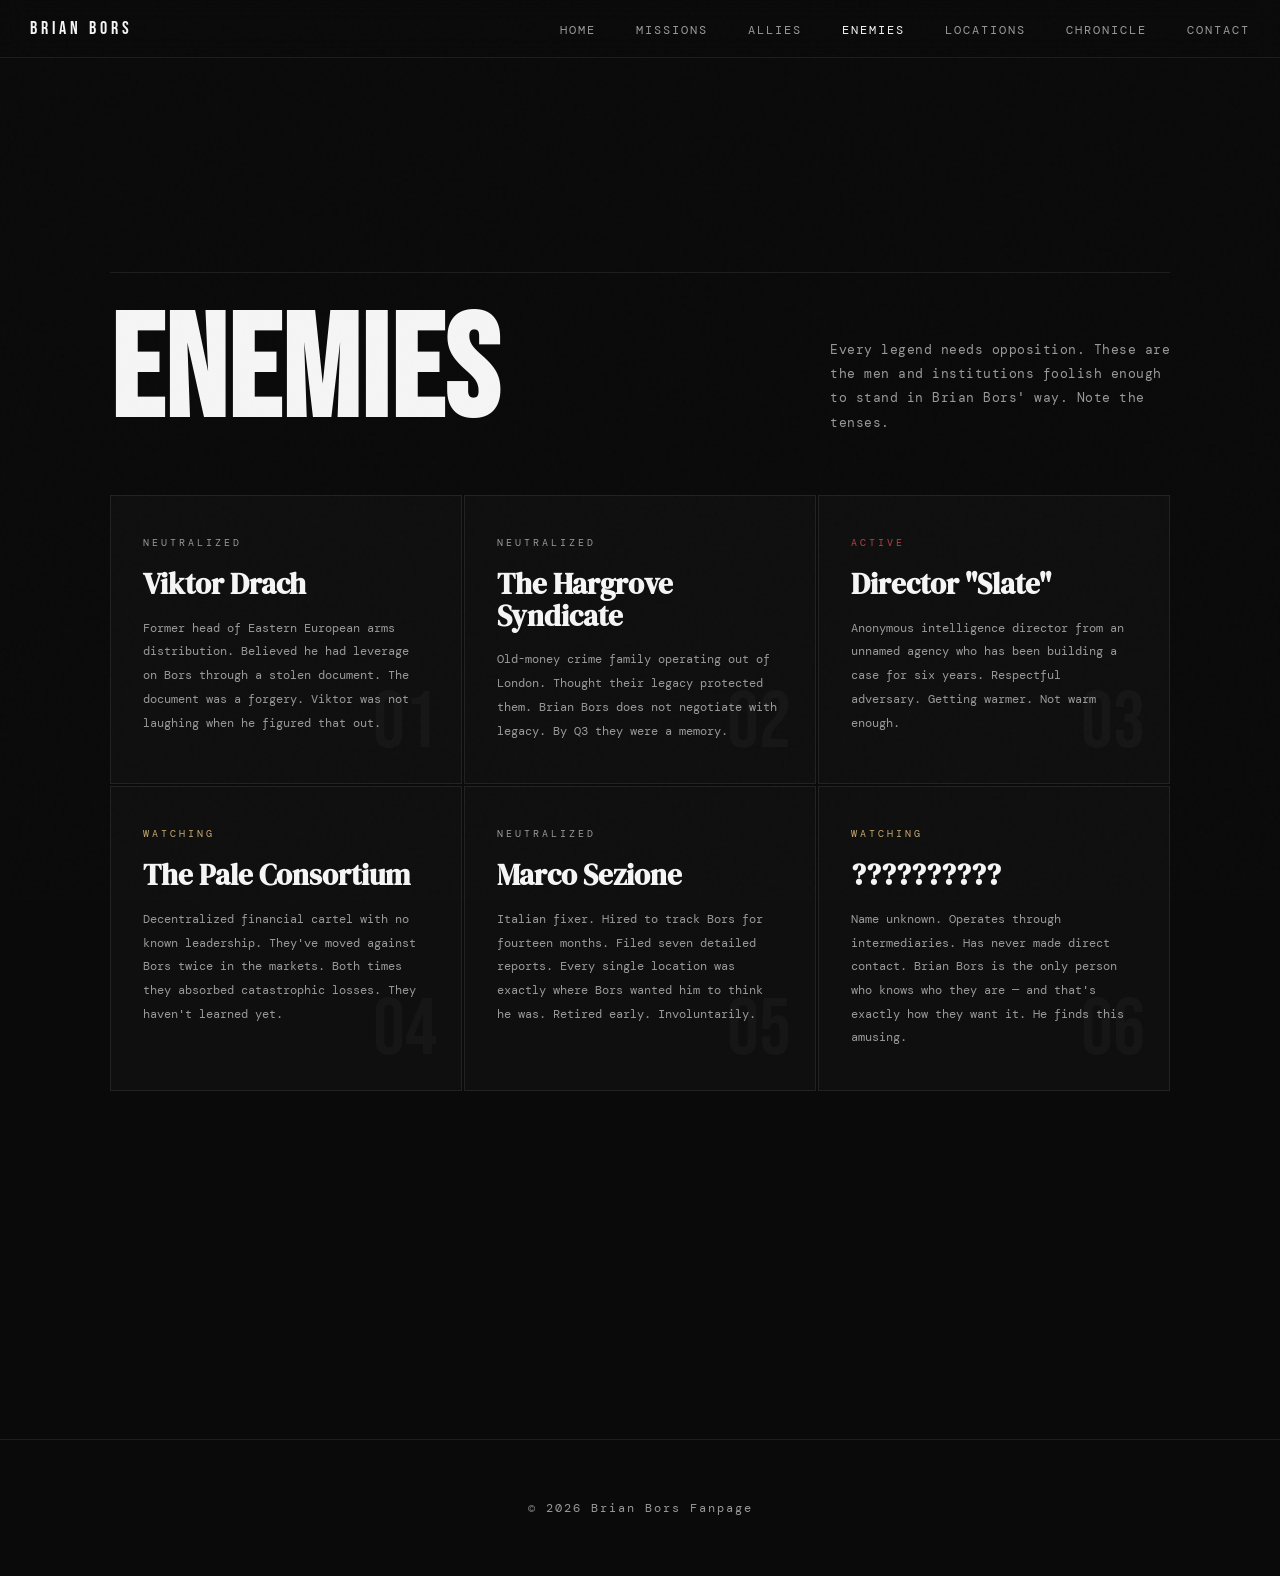
<file: enemies.html>
<!DOCTYPE html>
<html lang="en">
<head>
  <meta charset="UTF-8" />
  <meta name="viewport" content="width=device-width, initial-scale=1.0"/>
  <title>Brian Bors — Enemies</title>
  <link href="https://fonts.googleapis.com/css2?family=Bebas+Neue&family=DM+Serif+Display:ital@0;1&family=DM+Mono:wght@300;400&display=swap" rel="stylesheet"/>

  <style>
    :root {
      --bg: #0a0a0a;
      --text: #f5f5f5;
      --muted: #9a9a9a;
      --accent: #c8a96e;
      --red: #b84040;
      --line: rgba(255,255,255,0.08);
    }

    * { box-sizing: border-box; margin: 0; padding: 0; }

    body {
      font-family: 'DM Mono', monospace;
      background: var(--bg);
      color: var(--text);
      overflow-x: hidden;
      cursor: crosshair;
    }

    body::before {
      content: '';
      position: fixed;
      inset: 0;
      background-image: url("data:image/svg+xml,%3Csvg viewBox='0 0 256 256' xmlns='http://www.w3.org/2000/svg'%3E%3Cfilter id='noise'%3E%3CfeTurbulence type='fractalNoise' baseFrequency='0.9' numOctaves='4' stitchTiles='stitch'/%3E%3C/filter%3E%3Crect width='100%25' height='100%25' filter='url(%23noise)' opacity='0.04'/%3E%3C/svg%3E");
      pointer-events: none;
      z-index: 999;
      opacity: 0.4;
    }

    header {
      position: fixed;
      width: 100%;
      top: 0;
      left: 0;
      padding: 18px 30px;
      border-bottom: 1px solid var(--line);
      background: rgba(10,10,10,0.7);
      backdrop-filter: blur(12px);
      z-index: 100;
      display: flex;
      justify-content: space-between;
      align-items: center;
    }

    .nav-brand {
      font-family: 'Bebas Neue', sans-serif;
      letter-spacing: 4px;
      font-size: 1.1rem;
      text-decoration: none;
      color: var(--text);
    }

    nav a {
      color: var(--muted);
      text-decoration: none;
      font-size: 0.75rem;
      letter-spacing: 2px;
      margin-left: 30px;
      transition: color 0.3s;
      text-transform: uppercase;
    }

    nav a:hover, nav a.active { color: var(--text); }

    /* HERO */
    .page-hero {
      min-height: 55vh;
      display: flex;
      align-items: flex-end;
      max-width: 1100px;
      margin: auto;
      padding: 100px 20px 60px;
    }

    .page-hero-inner {
      border-top: 1px solid var(--line);
      padding-top: 40px;
      width: 100%;
      display: flex;
      justify-content: space-between;
      align-items: flex-end;
      flex-wrap: wrap;
      gap: 20px;
    }

    .page-title {
      font-family: 'Bebas Neue', sans-serif;
      font-size: clamp(5rem, 12vw, 9rem);
      line-height: 0.85;
      letter-spacing: 2px;
    }

    .page-desc {
      max-width: 340px;
      color: var(--muted);
      font-size: 0.8rem;
      line-height: 1.9;
      letter-spacing: 0.5px;
    }

    /* ENEMY CARDS */
    .enemies-section {
      max-width: 1100px;
      margin: 0 auto;
      padding: 0 20px 80px;
      display: grid;
      grid-template-columns: repeat(auto-fill, minmax(300px, 1fr));
      gap: 2px;
    }

    .enemy-card {
      background: rgba(255,255,255,0.02);
      border: 1px solid var(--line);
      padding: 40px 32px;
      position: relative;
      overflow: hidden;
      opacity: 0;
      transform: translateY(60px);
      transition: all 0.8s cubic-bezier(0.2, 0.8, 0.2, 1);
    }

    .enemy-card.active {
      opacity: 1;
      transform: translateY(0);
    }

    .enemy-card:hover {
      background: rgba(255,255,255,0.04);
    }

    .enemy-card::before {
      content: '';
      position: absolute;
      top: 0; left: 0;
      width: 3px;
      height: 0;
      background: var(--red);
      transition: height 0.6s ease;
    }

    .enemy-card:hover::before { height: 100%; }

    .enemy-tag {
      font-size: 0.6rem;
      letter-spacing: 3px;
      text-transform: uppercase;
      color: var(--red);
      margin-bottom: 20px;
      display: block;
    }

    .enemy-tag.neutralized { color: var(--muted); }
    .enemy-tag.watching { color: var(--accent); }

    .enemy-name {
      font-family: 'DM Serif Display', serif;
      font-size: 1.8rem;
      line-height: 1.1;
      margin-bottom: 16px;
    }

    .enemy-desc {
      font-size: 0.78rem;
      color: var(--muted);
      line-height: 1.9;
    }

    .enemy-card-num {
      position: absolute;
      bottom: 20px;
      right: 24px;
      font-family: 'Bebas Neue', sans-serif;
      font-size: 5rem;
      color: rgba(255,255,255,0.03);
      line-height: 1;
    }

    /* SCOREBOARD */
    .scoreboard {
      max-width: 1100px;
      margin: 0 auto;
      padding: 60px 20px 120px;
      border-top: 1px solid var(--line);
      display: flex;
      gap: 60px;
      flex-wrap: wrap;
      opacity: 0;
      transform: translateY(40px);
      transition: all 1s ease;
    }

    .scoreboard.active {
      opacity: 1;
      transform: translateY(0);
    }

    .scoreboard-label {
      font-size: 0.65rem;
      letter-spacing: 3px;
      text-transform: uppercase;
      color: var(--muted);
      margin-bottom: 10px;
    }

    .scoreboard-val {
      font-family: 'Bebas Neue', sans-serif;
      font-size: 4rem;
      line-height: 1;
    }

    .scoreboard-val.red { color: var(--red); }
    .scoreboard-val.gold { color: var(--accent); }

    footer {
      text-align: center;
      padding: 60px 20px;
      color: var(--muted);
      font-size: 0.75rem;
      letter-spacing: 2px;
      border-top: 1px solid var(--line);
    }
  </style>
</head>
<body>

<header>
  <a class="nav-brand" href="index.html">Brian Bors</a>
  <nav>
    <a href="index.html">Home</a>
    <a href="missions.html">Missions</a>
    <a href="allies.html">Allies</a>
    <a href="enemies.html" class="active">Enemies</a>
    <a href="locations.html">Locations</a>
    <a href="timeline.html">Chronicle</a>
    <a href="contact.html">Contact</a>
  </nav>
</header>

<div class="page-hero">
  <div class="page-hero-inner">
    <h1 class="page-title">ENEMIES</h1>
    <p class="page-desc">
      Every legend needs opposition. These are the men and institutions
      foolish enough to stand in Brian Bors' way. Note the tenses.
    </p>
  </div>
</div>

<div class="enemies-section">

  <div class="enemy-card">
    <span class="enemy-tag neutralized">Neutralized</span>
    <h3 class="enemy-name">Viktor Drach</h3>
    <p class="enemy-desc">
      Former head of Eastern European arms distribution. Believed he had leverage on Bors through a stolen document. The document was a forgery. Viktor was not laughing when he figured that out.
    </p>
    <span class="enemy-card-num">01</span>
  </div>

  <div class="enemy-card">
    <span class="enemy-tag neutralized">Neutralized</span>
    <h3 class="enemy-name">The Hargrove Syndicate</h3>
    <p class="enemy-desc">
      Old-money crime family operating out of London. Thought their legacy protected them. Brian Bors does not negotiate with legacy. By Q3 they were a memory.
    </p>
    <span class="enemy-card-num">02</span>
  </div>

  <div class="enemy-card">
    <span class="enemy-tag">Active</span>
    <h3 class="enemy-name">Director "Slate"</h3>
    <p class="enemy-desc">
      Anonymous intelligence director from an unnamed agency who has been building a case for six years. Respectful adversary. Getting warmer. Not warm enough.
    </p>
    <span class="enemy-card-num">03</span>
  </div>

  <div class="enemy-card">
    <span class="enemy-tag watching">Watching</span>
    <h3 class="enemy-name">The Pale Consortium</h3>
    <p class="enemy-desc">
      Decentralized financial cartel with no known leadership. They've moved against Bors twice in the markets. Both times they absorbed catastrophic losses. They haven't learned yet.
    </p>
    <span class="enemy-card-num">04</span>
  </div>

  <div class="enemy-card">
    <span class="enemy-tag neutralized">Neutralized</span>
    <h3 class="enemy-name">Marco Sezione</h3>
    <p class="enemy-desc">
      Italian fixer. Hired to track Bors for fourteen months. Filed seven detailed reports. Every single location was exactly where Bors wanted him to think he was. Retired early. Involuntarily.
    </p>
    <span class="enemy-card-num">05</span>
  </div>

  <div class="enemy-card">
    <span class="enemy-tag watching">Watching</span>
    <h3 class="enemy-name">??????????</h3>
    <p class="enemy-desc">
      Name unknown. Operates through intermediaries. Has never made direct contact. Brian Bors is the only person who knows who they are — and that's exactly how they want it. He finds this amusing.
    </p>
    <span class="enemy-card-num">06</span>
  </div>

</div>

<div class="scoreboard">
  <div>
    <p class="scoreboard-label">Enemies made</p>
    <p class="scoreboard-val red">47</p>
  </div>
  <div>
    <p class="scoreboard-label">Enemies remaining</p>
    <p class="scoreboard-val">3</p>
  </div>
  <div>
    <p class="scoreboard-label">Times outsmarted</p>
    <p class="scoreboard-val gold">0</p>
  </div>
</div>

<footer>© 2026 Brian Bors Fanpage</footer>

<script>
  const reveals = document.querySelectorAll(".enemy-card, .scoreboard");
  function check() {
    const trigger = window.innerHeight * 0.88;
    reveals.forEach((el, i) => {
      if (el.getBoundingClientRect().top < trigger) {
        setTimeout(() => el.classList.add("active"), i * 80);
      }
    });
  }
  window.addEventListener("scroll", check);
  check();
</script>

</body>
</html>
</file>
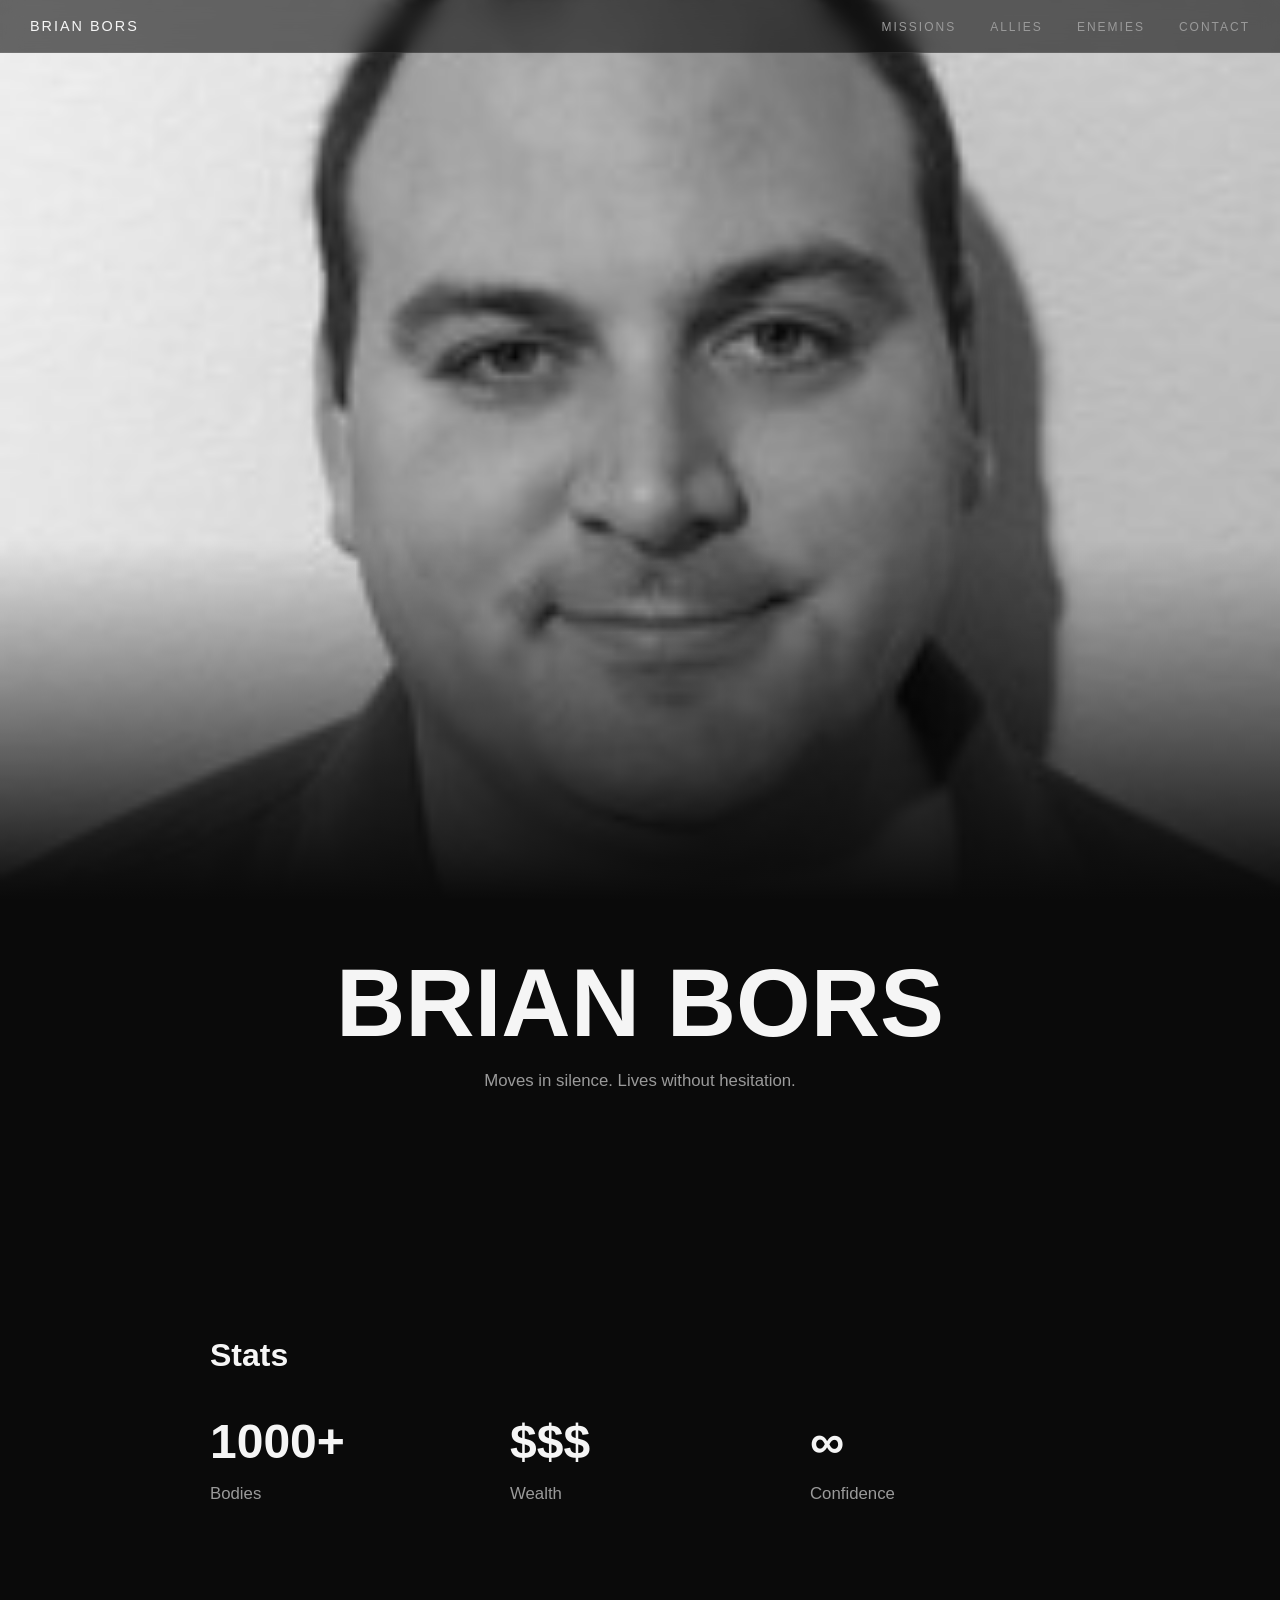
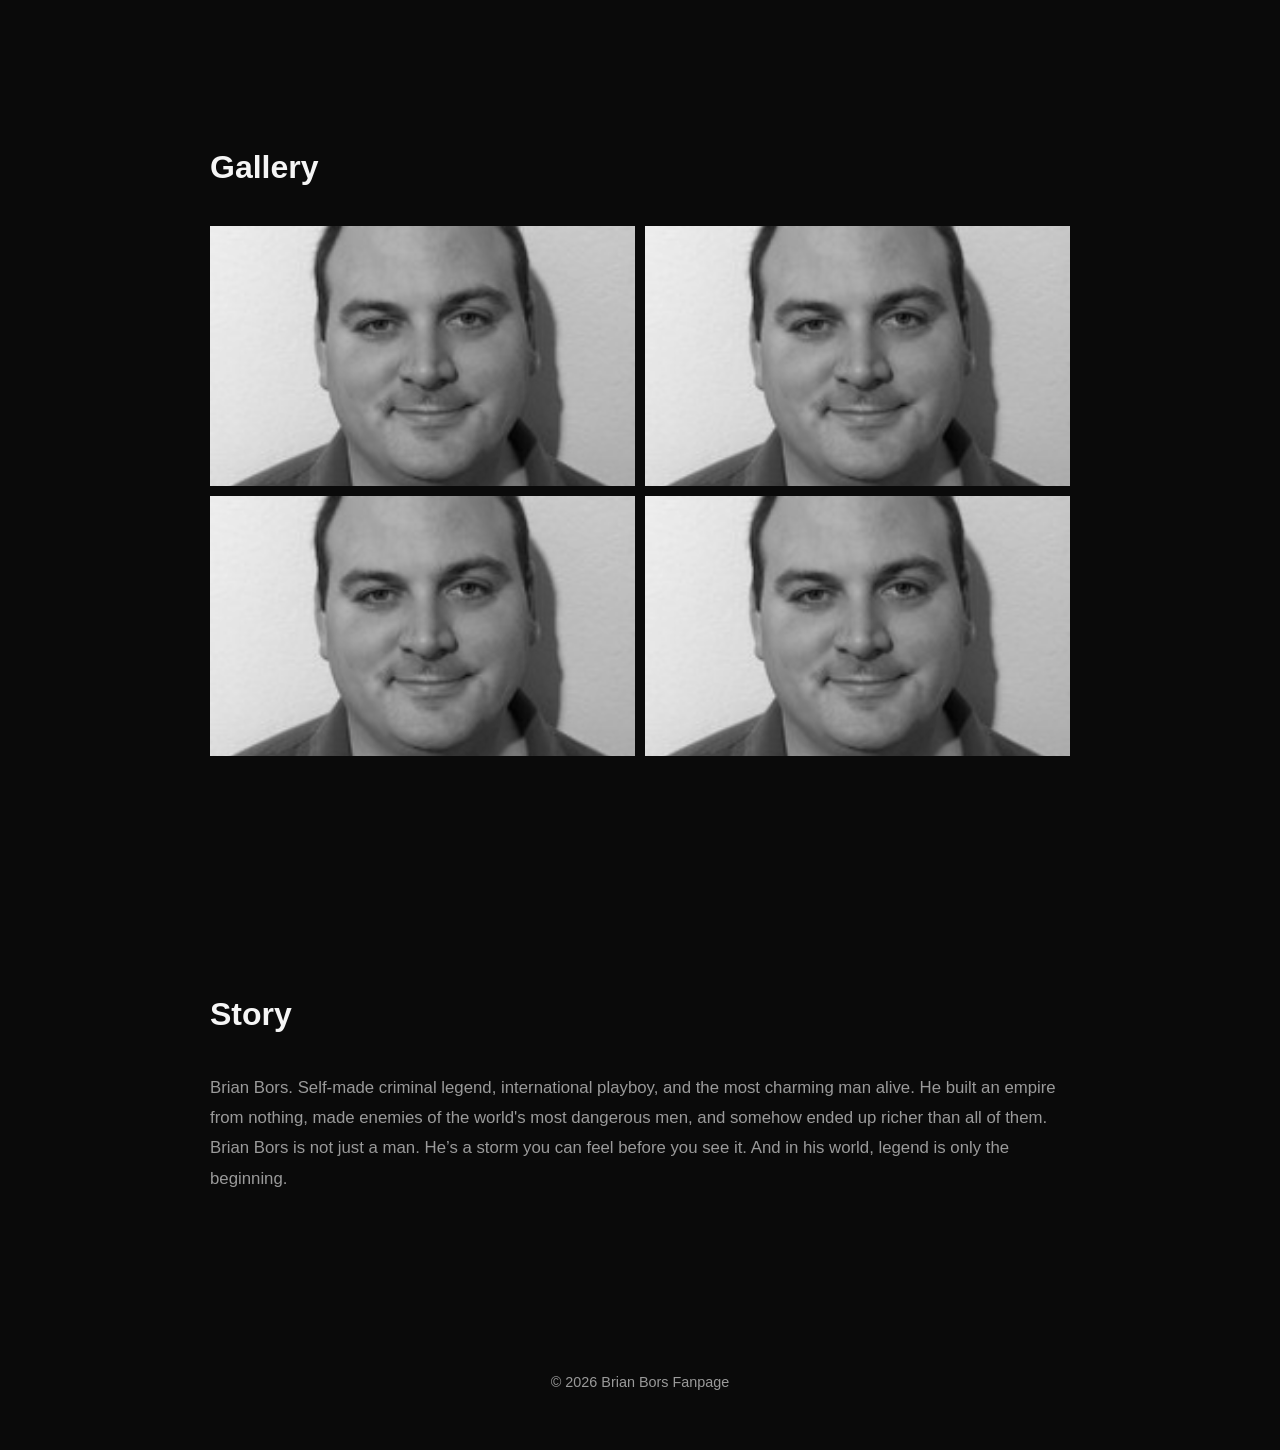
<file: index (2).html>
<!DOCTYPE html>
<html lang="en">
<head>
  <meta charset="UTF-8" />
  <meta name="viewport" content="width=device-width, initial-scale=1.0"/>
  <title>Brian Bors</title>

  <style>
    :root {
      --bg: #0a0a0a;
      --text: #f5f5f5;
      --muted: #9a9a9a;
      --line: rgba(255,255,255,0.08);
    }

    * {
      box-sizing: border-box;
      margin: 0;
      padding: 0;
    }

    body {
      font-family: Arial, sans-serif;
      background: var(--bg);
      color: var(--text);
      overflow-x: hidden;
    }

    header {
      position: fixed;
      width: 100%;
      top: 0;
      left: 0;
      padding: 18px;
      border-bottom: 1px solid var(--line);
      background: rgba(10,10,10,0.6);
      backdrop-filter: blur(10px);
      z-index: 10;
      text-align: center;
      letter-spacing: 2px;
      font-size: 0.9rem;
    }

    section {
      padding: 120px 20px;
      max-width: 900px;
      margin: auto;
    }

    h1 {
      font-size: clamp(3rem, 8vw, 6rem);
      line-height: 0.9;
      text-align: center;
    }

    h2 {
      font-size: 2rem;
      margin-bottom: 40px;
    }

    p {
      color: var(--muted);
      line-height: 1.8;
      font-size: 1.05rem;
    }

    /* TOP IMAGE */

    .top-image {
      width: 100%;
      height: 100vh;
      overflow: hidden;
      position: relative;
    }

    .top-image img {
      width: 100%;
      height: 100%;
      object-fit: cover;
      filter: grayscale(100%);
      transform: scale(1.1);
      animation: slowZoom 10s ease forwards;
    }

    @keyframes slowZoom {
      to {
        transform: scale(1);
      }
    }

    .top-overlay {
      position: absolute;
      inset: 0;
      background: linear-gradient(to bottom, transparent 60%, #0a0a0a 100%);
    }

    /* HERO TEXT */

    .hero {
      text-align: center;
      padding-top: 60px;
    }

    .hero p {
      max-width: 500px;
      margin: 20px auto 0;
    }

    /* STATS */

    .stats {
      display: flex;
      justify-content: space-between;
      flex-wrap: wrap;
      gap: 40px;
    }

    .stat {
      flex: 1;
      min-width: 200px;
    }

    .stat h3 {
      font-size: 3rem;
      margin-bottom: 10px;
    }

    /* GALLERY */

    .gallery {
      display: grid;
      grid-template-columns: repeat(2, 1fr);
      gap: 10px;
    }

    .gallery img {
      width: 100%;
      height: 260px;
      object-fit: cover;
      filter: grayscale(100%);
      transition: transform 0.6s ease;
    }

    .gallery img:hover {
      transform: scale(1.05);
    }

    footer {
      text-align: center;
      padding: 60px 20px;
      color: var(--muted);
      font-size: 0.9rem;
    }

    /* SCROLL ANIMATIONS */

    .reveal {
      opacity: 0;
      transform: translateY(80px) scale(0.95);
      transition: all 1s cubic-bezier(0.2, 0.8, 0.2, 1);
    }

    .reveal.active {
      opacity: 1;
      transform: translateY(0) scale(1);
    }

  </style>
</head>
<body>

<style>
  header { display: flex; justify-content: space-between; align-items: center; padding: 18px 30px !important; }
  .nav-brand { font-family: Arial, sans-serif; letter-spacing: 2px; font-size: 0.9rem; text-decoration: none; color: var(--text); }
  nav a { color: var(--muted); text-decoration: none; font-size: 0.75rem; letter-spacing: 2px; margin-left: 28px; transition: color 0.3s; text-transform: uppercase; }
  nav a:hover { color: var(--text); }
</style>
<header>
  <a class="nav-brand" href="index.html">BRIAN BORS</a>
  <nav>
    <a href="missions.html">Missions</a>
    <a href="allies.html">Allies</a>
    <a href="enemies.html">Enemies</a>
    <a href="contact.html">Contact</a>
  </nav>
</header>


<div class="top-image">
  <img src="profile.jpg" alt="">
  <div class="top-overlay"></div>
</div>

<section class="hero">
  <h1>BRIAN BORS</h1>
  <p>
    Moves in silence. Lives without hesitation.
  </p>
</section>

<section class="reveal">
  <h2>Stats</h2>
  <div class="stats">
    <div class="stat">
      <h3>1000+</h3>
      <p>Bodies</p>
    </div>
    <div class="stat">
      <h3>$$$</h3>
      <p>Wealth</p>
    </div>
    <div class="stat">
      <h3>∞</h3>
      <p>Confidence</p>
    </div>
  </div>
</section>

<section class="reveal">
  <h2>Gallery</h2>
  <div class="gallery">
    <img src="img1.jpg">
    <img src="img2.jpg">
    <img src="img3.jpg">
    <img src="img4.jpg">
  </div>
</section>

<section class="reveal">
  <h2>Story</h2>
  <p>
    Brian Bors. Self-made criminal legend, international playboy, and the most charming man alive.
    He built an empire from nothing, made enemies of the world's most dangerous men, and somehow ended up richer than all of them.
    Brian Bors is not just a man. He’s a storm you can feel before you see it. And in his world, legend is only the beginning.
  </p>
</section>

<footer>
  © 2026 Brian Bors Fanpage
</footer>

<script>
  const reveals = document.querySelectorAll(".reveal");

  function revealOnScroll() {
    const triggerBottom = window.innerHeight * 0.85;

    reveals.forEach(el => {
      const rect = el.getBoundingClientRect();

      if (rect.top < triggerBottom) {
        el.classList.add("active");
      }
    });
  }

  window.addEventListener("scroll", revealOnScroll);
  revealOnScroll();
</script>

</body>
</html>
</file>
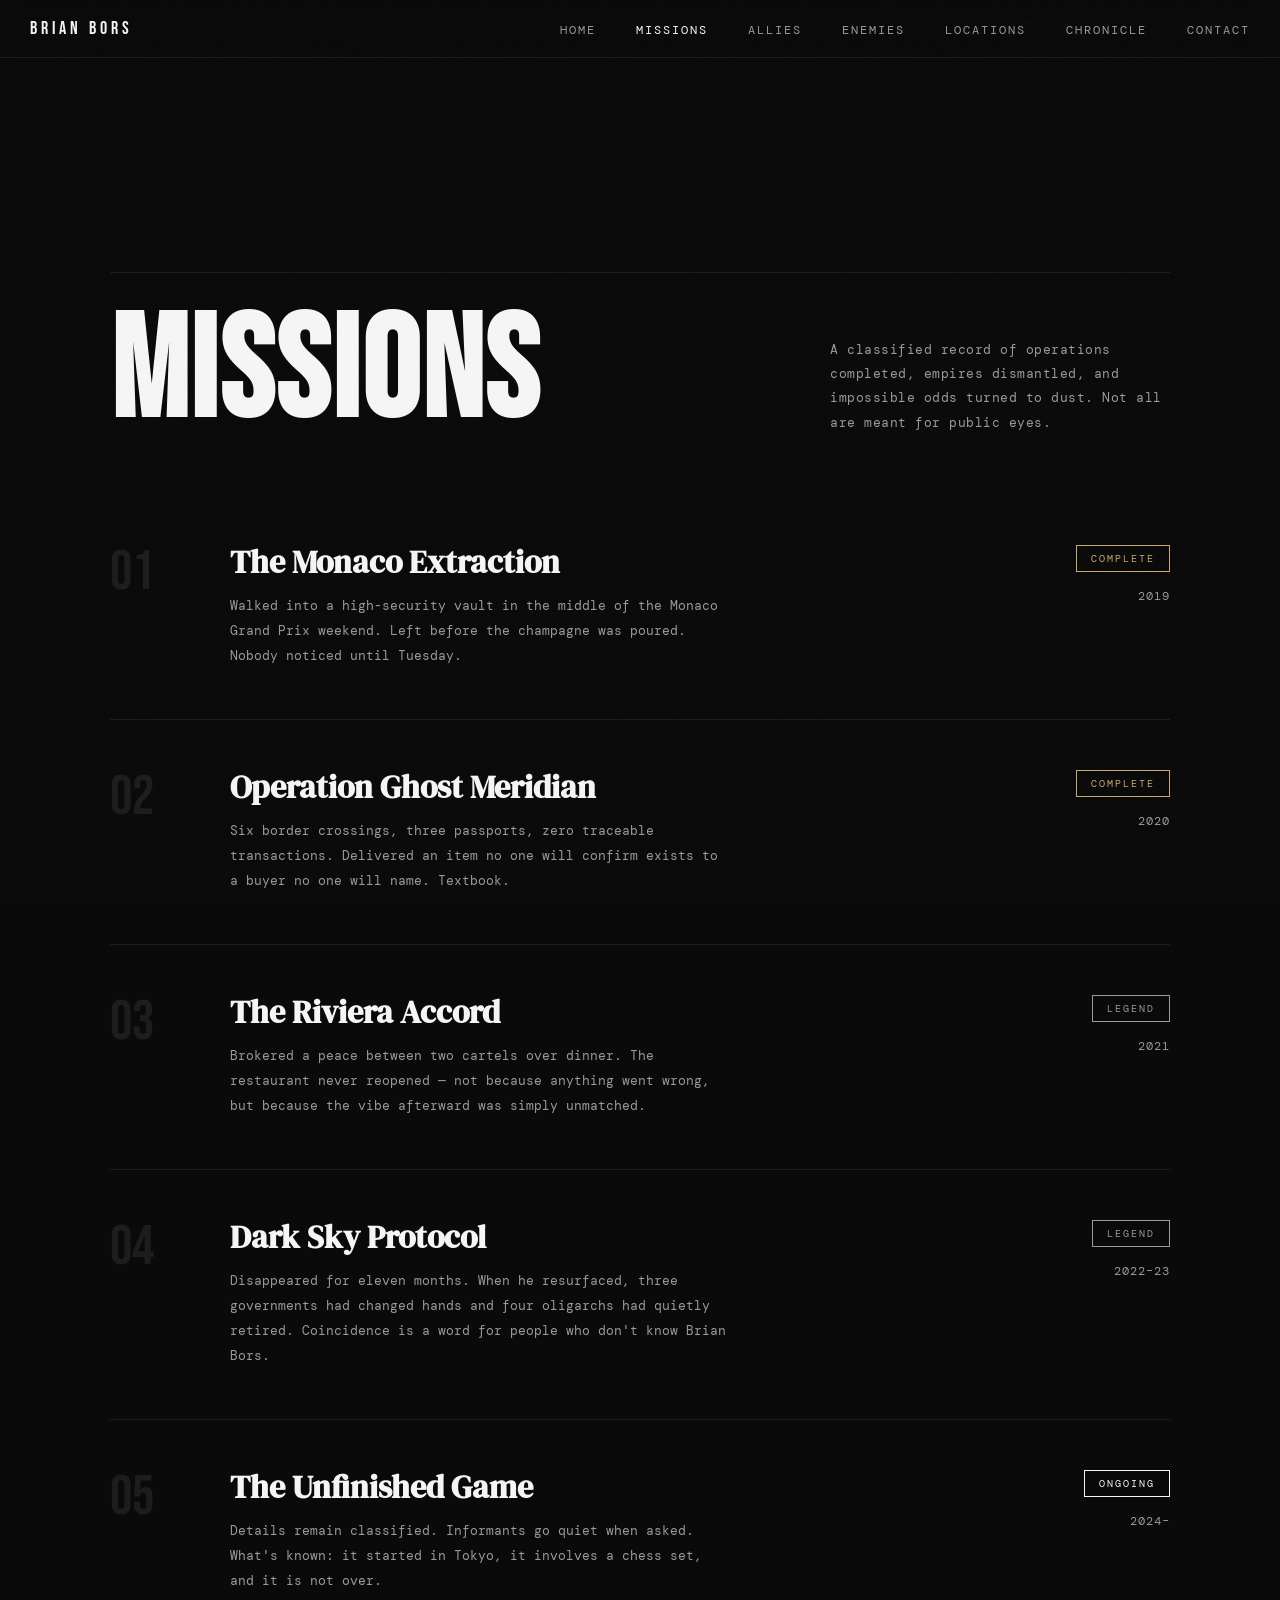
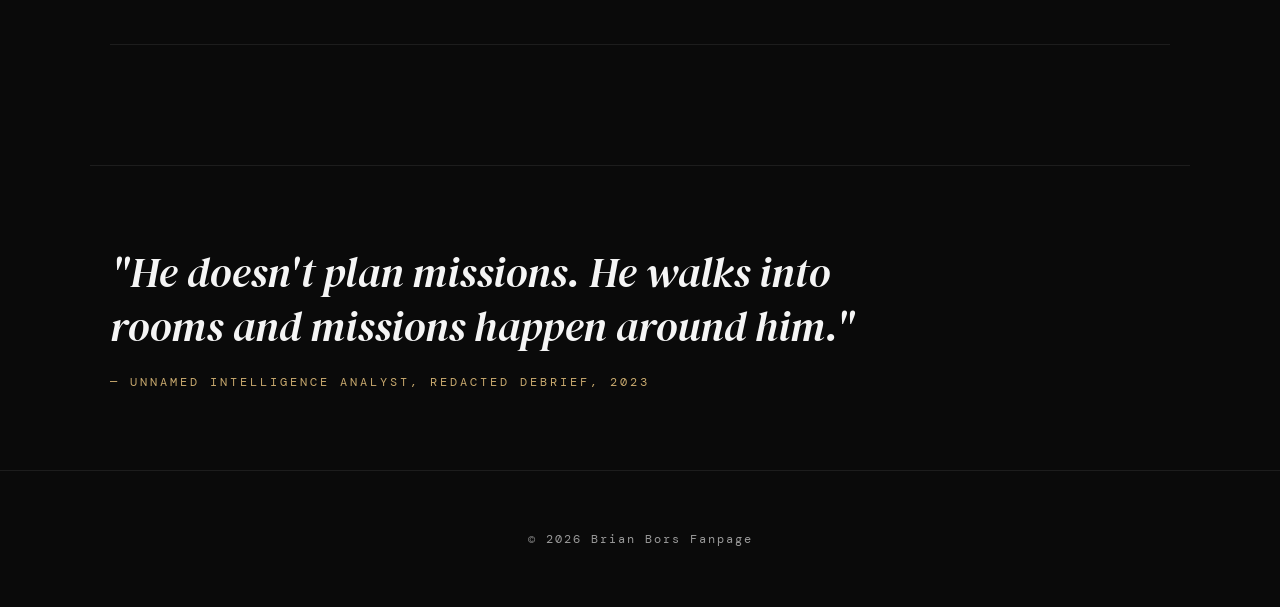
<file: missions.html>
<!DOCTYPE html>
<html lang="en">
<head>
  <meta charset="UTF-8" />
  <meta name="viewport" content="width=device-width, initial-scale=1.0"/>
  <title>Brian Bors — Missions</title>
  <link href="https://fonts.googleapis.com/css2?family=Bebas+Neue&family=DM+Serif+Display:ital@0;1&family=DM+Mono:wght@300;400&display=swap" rel="stylesheet"/>

  <style>
    :root {
      --bg: #0a0a0a;
      --text: #f5f5f5;
      --muted: #9a9a9a;
      --accent: #c8a96e;
      --line: rgba(255,255,255,0.08);
    }

    * { box-sizing: border-box; margin: 0; padding: 0; }

    body {
      font-family: 'DM Mono', monospace;
      background: var(--bg);
      color: var(--text);
      overflow-x: hidden;
      cursor: crosshair;
    }

    /* NOISE OVERLAY */
    body::before {
      content: '';
      position: fixed;
      inset: 0;
      background-image: url("data:image/svg+xml,%3Csvg viewBox='0 0 256 256' xmlns='http://www.w3.org/2000/svg'%3E%3Cfilter id='noise'%3E%3CfeTurbulence type='fractalNoise' baseFrequency='0.9' numOctaves='4' stitchTiles='stitch'/%3E%3C/filter%3E%3Crect width='100%25' height='100%25' filter='url(%23noise)' opacity='0.04'/%3E%3C/svg%3E");
      pointer-events: none;
      z-index: 999;
      opacity: 0.4;
    }

    /* NAV */
    header {
      position: fixed;
      width: 100%;
      top: 0;
      left: 0;
      padding: 18px 30px;
      border-bottom: 1px solid var(--line);
      background: rgba(10,10,10,0.7);
      backdrop-filter: blur(12px);
      z-index: 100;
      display: flex;
      justify-content: space-between;
      align-items: center;
    }

    .nav-brand {
      font-family: 'Bebas Neue', sans-serif;
      letter-spacing: 4px;
      font-size: 1.1rem;
      text-decoration: none;
      color: var(--text);
    }

    nav a {
      color: var(--muted);
      text-decoration: none;
      font-size: 0.75rem;
      letter-spacing: 2px;
      margin-left: 30px;
      transition: color 0.3s;
      text-transform: uppercase;
    }

    nav a:hover, nav a.active { color: var(--text); }

    /* HERO */
    .page-hero {
      height: 55vh;
      display: flex;
      align-items: flex-end;
      padding: 0 20px 60px;
      max-width: 1100px;
      margin: auto;
      padding-top: 100px;
    }

    .page-hero-inner {
      border-top: 1px solid var(--line);
      padding-top: 40px;
      width: 100%;
      display: flex;
      justify-content: space-between;
      align-items: flex-end;
      flex-wrap: wrap;
      gap: 20px;
    }

    .page-title {
      font-family: 'Bebas Neue', sans-serif;
      font-size: clamp(5rem, 12vw, 9rem);
      line-height: 0.85;
      letter-spacing: 2px;
    }

    .page-desc {
      max-width: 340px;
      color: var(--muted);
      font-size: 0.8rem;
      line-height: 1.9;
      letter-spacing: 0.5px;
    }

    /* MISSION LIST */
    .missions-section {
      max-width: 1100px;
      margin: 0 auto;
      padding: 0 20px 120px;
    }

    .mission-item {
      display: grid;
      grid-template-columns: 80px 1fr 200px;
      gap: 40px;
      align-items: start;
      padding: 50px 0;
      border-bottom: 1px solid var(--line);
      opacity: 0;
      transform: translateX(-40px);
      transition: all 0.9s cubic-bezier(0.2, 0.8, 0.2, 1);
    }

    .mission-item.active {
      opacity: 1;
      transform: translateX(0);
    }

    .mission-num {
      font-family: 'Bebas Neue', sans-serif;
      font-size: 3.5rem;
      color: var(--line);
      line-height: 1;
    }

    .mission-body h3 {
      font-family: 'DM Serif Display', serif;
      font-size: 2rem;
      margin-bottom: 14px;
      line-height: 1.1;
    }

    .mission-body p {
      color: var(--muted);
      font-size: 0.82rem;
      line-height: 1.9;
      max-width: 500px;
    }

    .mission-meta {
      text-align: right;
    }

    .mission-status {
      display: inline-block;
      font-size: 0.65rem;
      letter-spacing: 2px;
      text-transform: uppercase;
      padding: 6px 14px;
      border: 1px solid;
      margin-bottom: 16px;
    }

    .status-complete { border-color: var(--accent); color: var(--accent); }
    .status-ongoing  { border-color: #f5f5f5; color: #f5f5f5; }
    .status-legend   { border-color: var(--muted); color: var(--muted); }

    .mission-year {
      display: block;
      font-size: 0.75rem;
      color: var(--muted);
      letter-spacing: 1px;
    }

    /* BIG QUOTE */
    .quote-block {
      max-width: 1100px;
      margin: 0 auto;
      padding: 80px 20px;
      border-top: 1px solid var(--line);
      opacity: 0;
      transform: translateY(40px);
      transition: all 1s cubic-bezier(0.2, 0.8, 0.2, 1);
    }

    .quote-block.active {
      opacity: 1;
      transform: translateY(0);
    }

    .quote-block blockquote {
      font-family: 'DM Serif Display', serif;
      font-style: italic;
      font-size: clamp(1.6rem, 3.5vw, 2.6rem);
      line-height: 1.3;
      color: var(--text);
      max-width: 800px;
    }

    .quote-attr {
      margin-top: 20px;
      font-size: 0.75rem;
      letter-spacing: 3px;
      color: var(--accent);
      text-transform: uppercase;
    }

    footer {
      text-align: center;
      padding: 60px 20px;
      color: var(--muted);
      font-size: 0.75rem;
      letter-spacing: 2px;
      border-top: 1px solid var(--line);
    }

    @media (max-width: 700px) {
      .mission-item { grid-template-columns: 50px 1fr; }
      .mission-meta { grid-column: 2; text-align: left; }
    }
  </style>
</head>
<body>

<header>
  <a class="nav-brand" href="index.html">Brian Bors</a>
  <nav>
    <a href="index.html">Home</a>
    <a href="missions.html" class="active">Missions</a>
    <a href="allies.html">Allies</a>
    <a href="enemies.html">Enemies</a>
    <a href="locations.html">Locations</a>
    <a href="timeline.html">Chronicle</a>
    <a href="contact.html">Contact</a>
  </nav>
</header>

<div class="page-hero">
  <div class="page-hero-inner">
    <h1 class="page-title">MISSIONS</h1>
    <p class="page-desc">
      A classified record of operations completed, empires dismantled,
      and impossible odds turned to dust. Not all are meant for public eyes.
    </p>
  </div>
</div>

<div class="missions-section">

  <div class="mission-item">
    <div class="mission-num">01</div>
    <div class="mission-body">
      <h3>The Monaco Extraction</h3>
      <p>Walked into a high-security vault in the middle of the Monaco Grand Prix weekend. Left before the champagne was poured. Nobody noticed until Tuesday.</p>
    </div>
    <div class="mission-meta">
      <span class="mission-status status-complete">Complete</span>
      <span class="mission-year">2019</span>
    </div>
  </div>

  <div class="mission-item">
    <div class="mission-num">02</div>
    <div class="mission-body">
      <h3>Operation Ghost Meridian</h3>
      <p>Six border crossings, three passports, zero traceable transactions. Delivered an item no one will confirm exists to a buyer no one will name. Textbook.</p>
    </div>
    <div class="mission-meta">
      <span class="mission-status status-complete">Complete</span>
      <span class="mission-year">2020</span>
    </div>
  </div>

  <div class="mission-item">
    <div class="mission-num">03</div>
    <div class="mission-body">
      <h3>The Riviera Accord</h3>
      <p>Brokered a peace between two cartels over dinner. The restaurant never reopened — not because anything went wrong, but because the vibe afterward was simply unmatched.</p>
    </div>
    <div class="mission-meta">
      <span class="mission-status status-legend">Legend</span>
      <span class="mission-year">2021</span>
    </div>
  </div>

  <div class="mission-item">
    <div class="mission-num">04</div>
    <div class="mission-body">
      <h3>Dark Sky Protocol</h3>
      <p>Disappeared for eleven months. When he resurfaced, three governments had changed hands and four oligarchs had quietly retired. Coincidence is a word for people who don't know Brian Bors.</p>
    </div>
    <div class="mission-meta">
      <span class="mission-status status-legend">Legend</span>
      <span class="mission-year">2022–23</span>
    </div>
  </div>

  <div class="mission-item">
    <div class="mission-num">05</div>
    <div class="mission-body">
      <h3>The Unfinished Game</h3>
      <p>Details remain classified. Informants go quiet when asked. What's known: it started in Tokyo, it involves a chess set, and it is not over.</p>
    </div>
    <div class="mission-meta">
      <span class="mission-status status-ongoing">Ongoing</span>
      <span class="mission-year">2024–</span>
    </div>
  </div>

</div>

<div class="quote-block">
  <blockquote>
    "He doesn't plan missions. He walks into rooms and missions happen around him."
  </blockquote>
  <p class="quote-attr">— Unnamed intelligence analyst, redacted debrief, 2023</p>
</div>

<footer>© 2026 Brian Bors Fanpage</footer>

<script>
  const reveals = document.querySelectorAll(".mission-item, .quote-block");
  function check() {
    const trigger = window.innerHeight * 0.88;
    reveals.forEach(el => {
      if (el.getBoundingClientRect().top < trigger) el.classList.add("active");
    });
  }
  window.addEventListener("scroll", check);
  check();
</script>

</body>
</html>
</file>
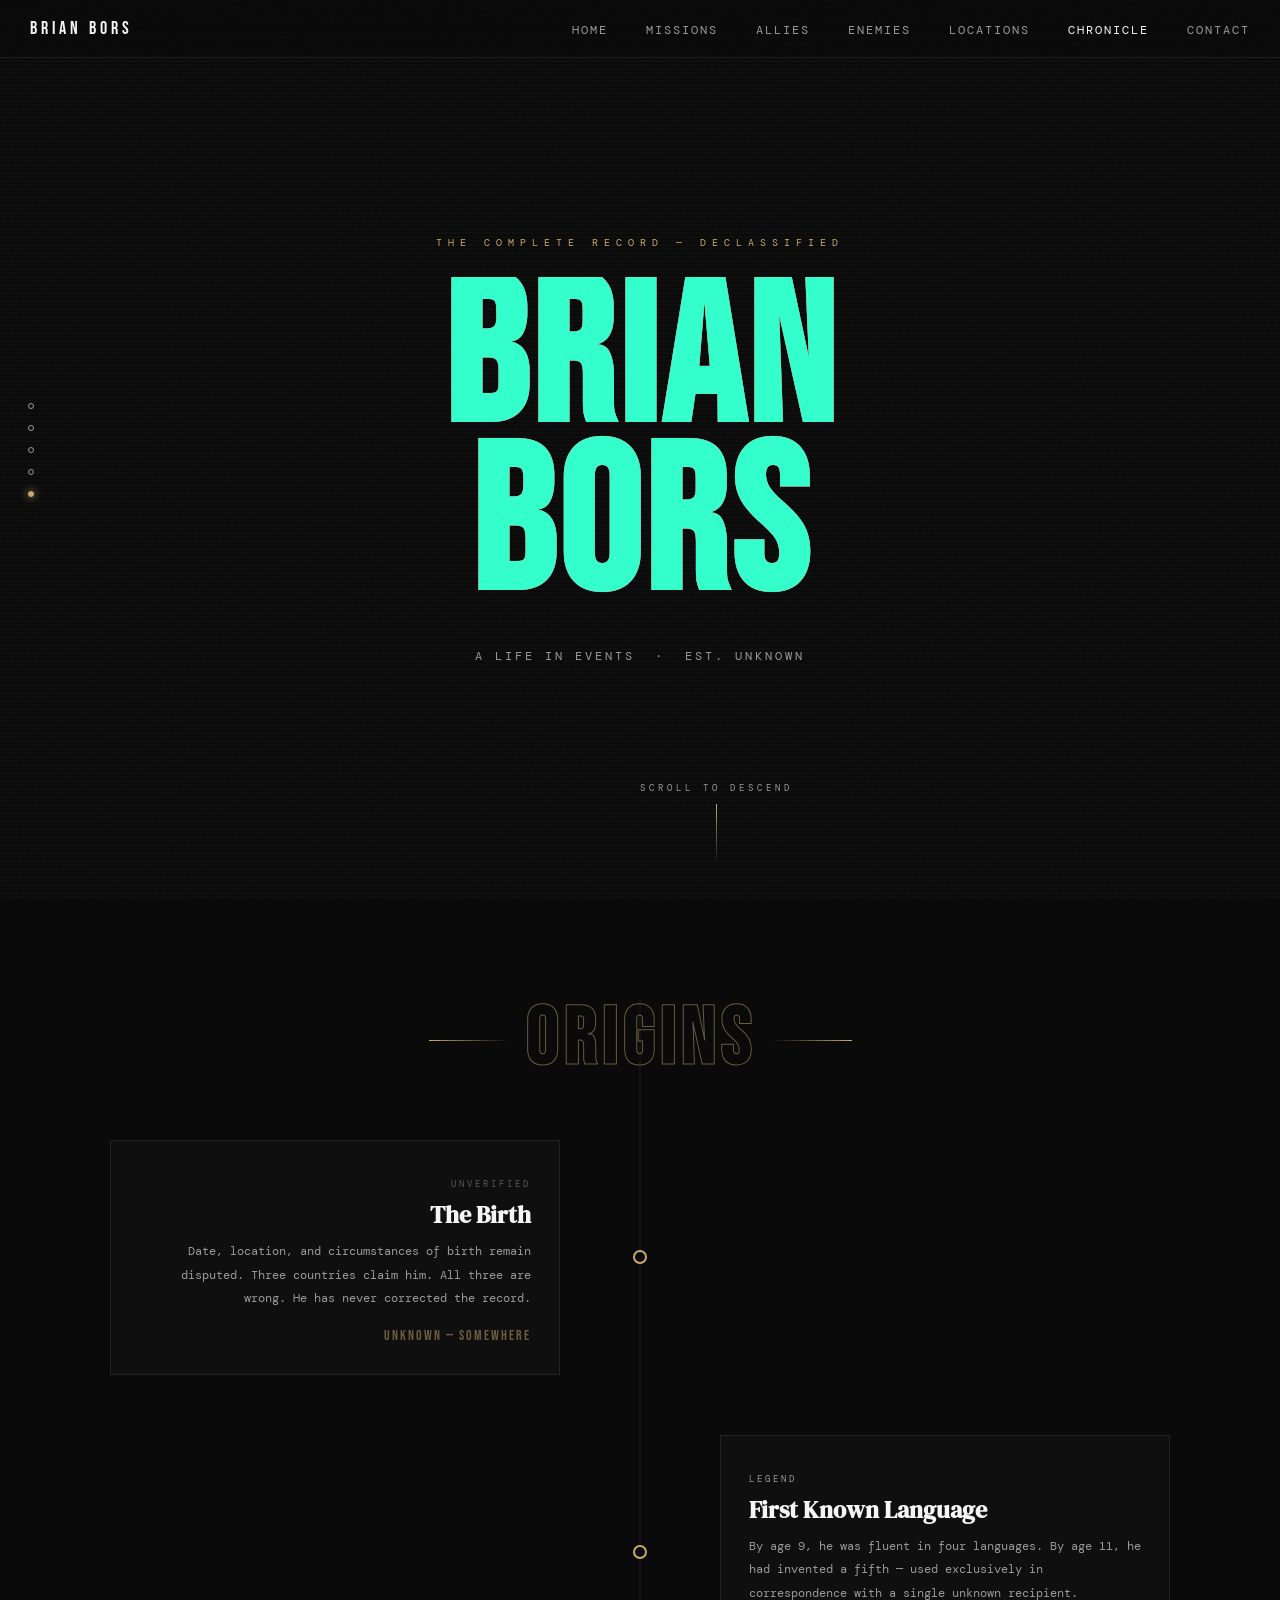
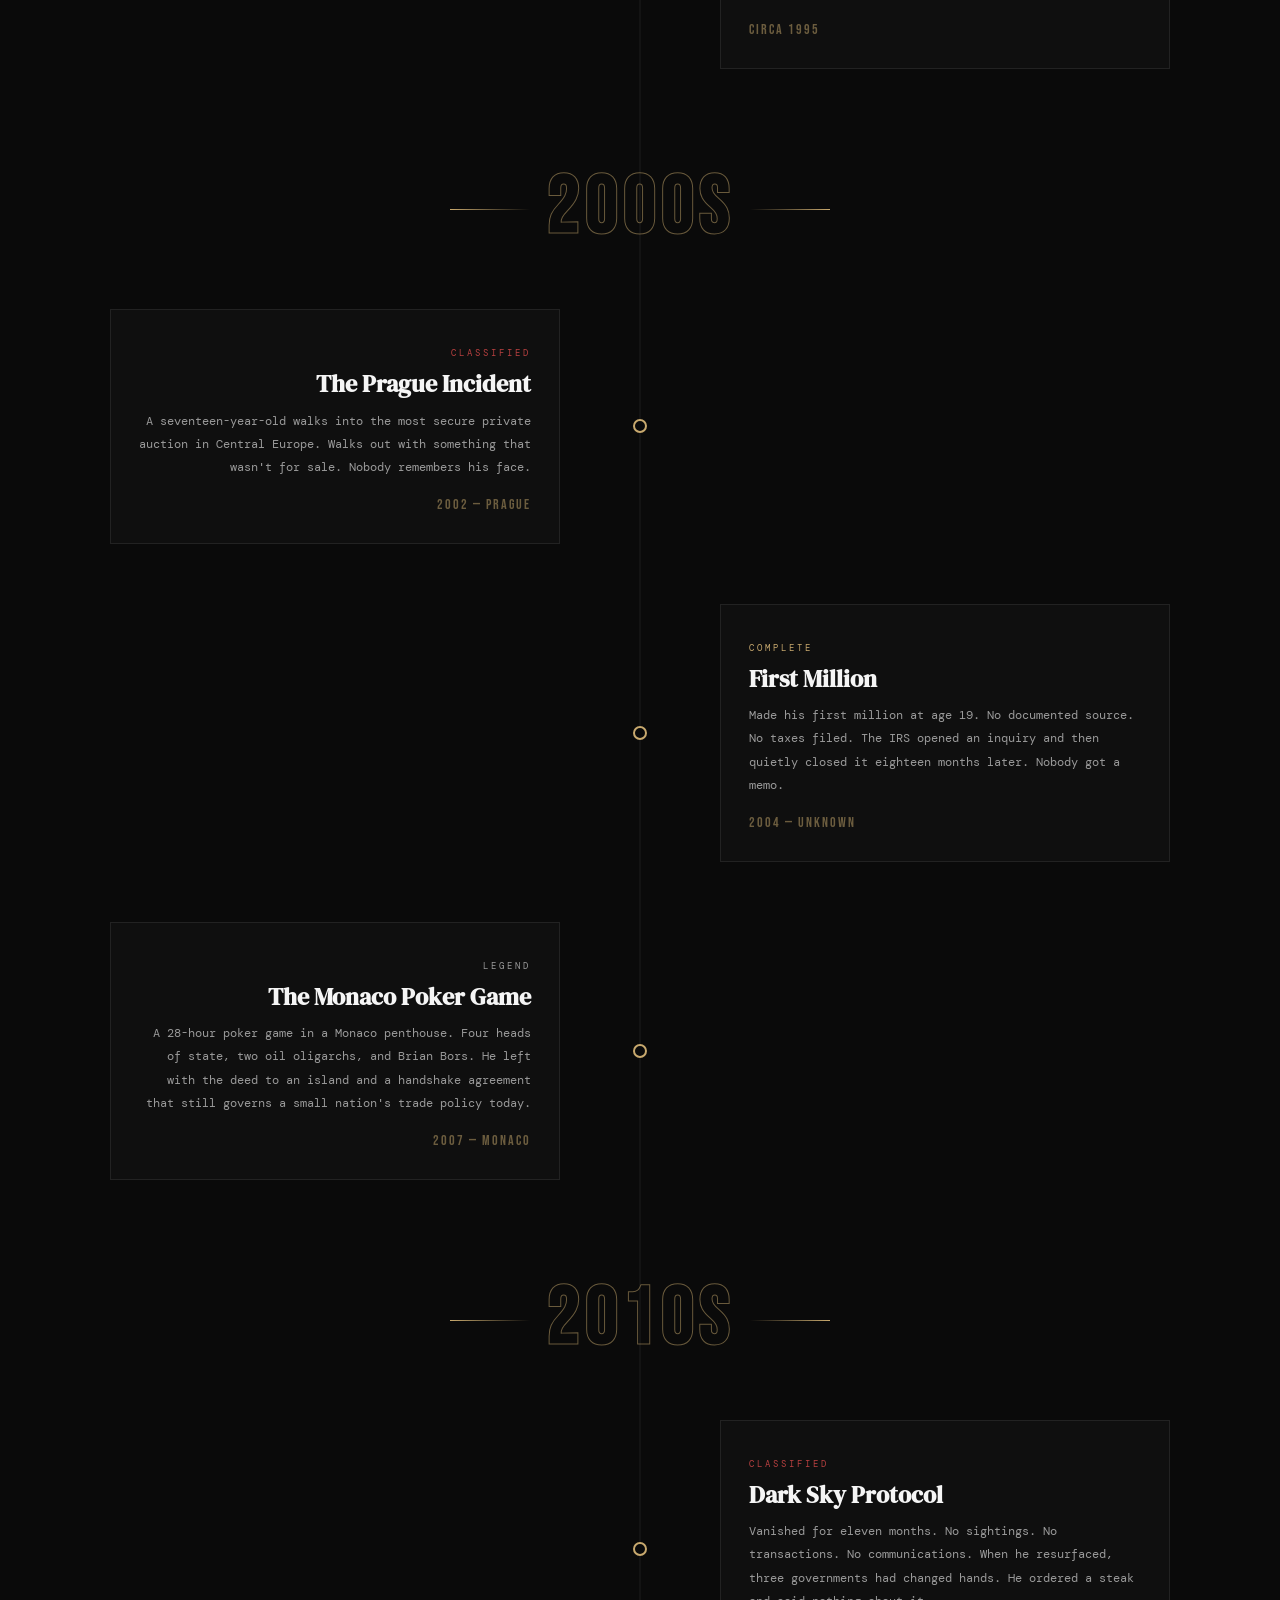
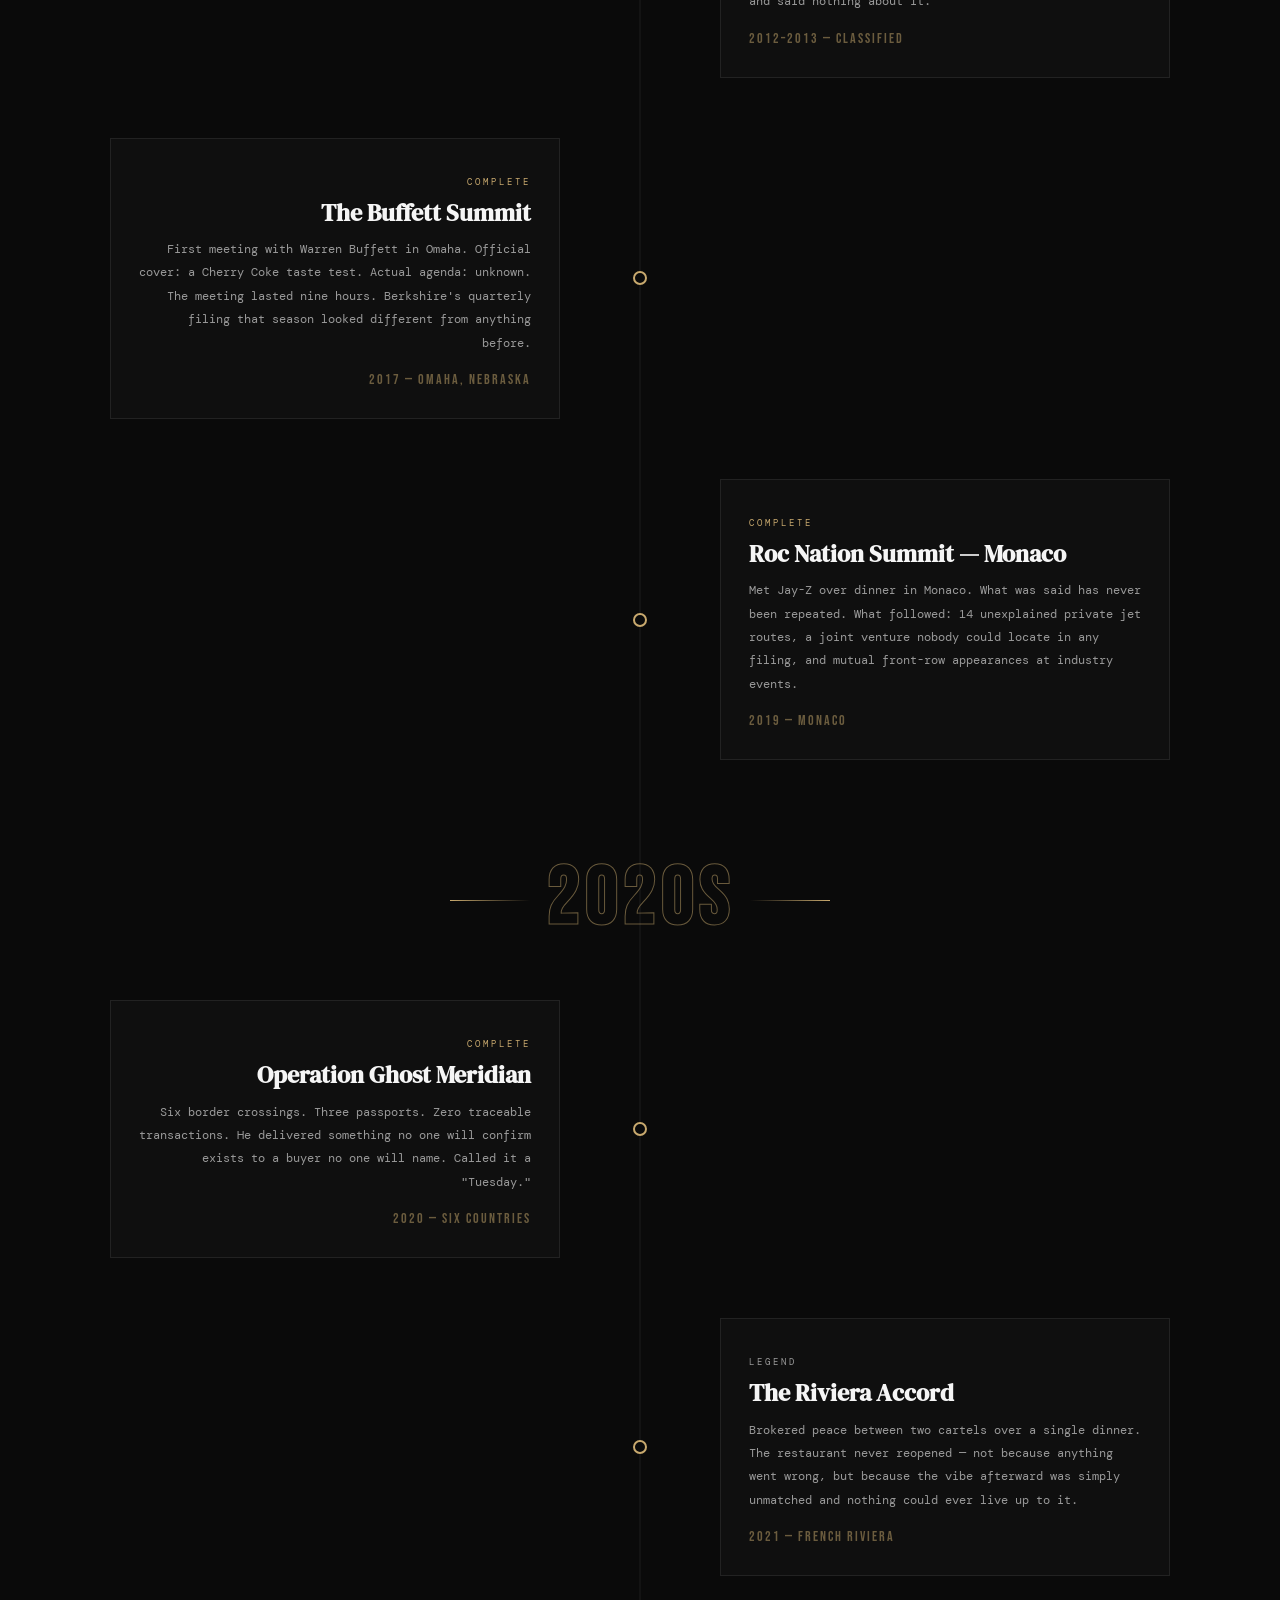
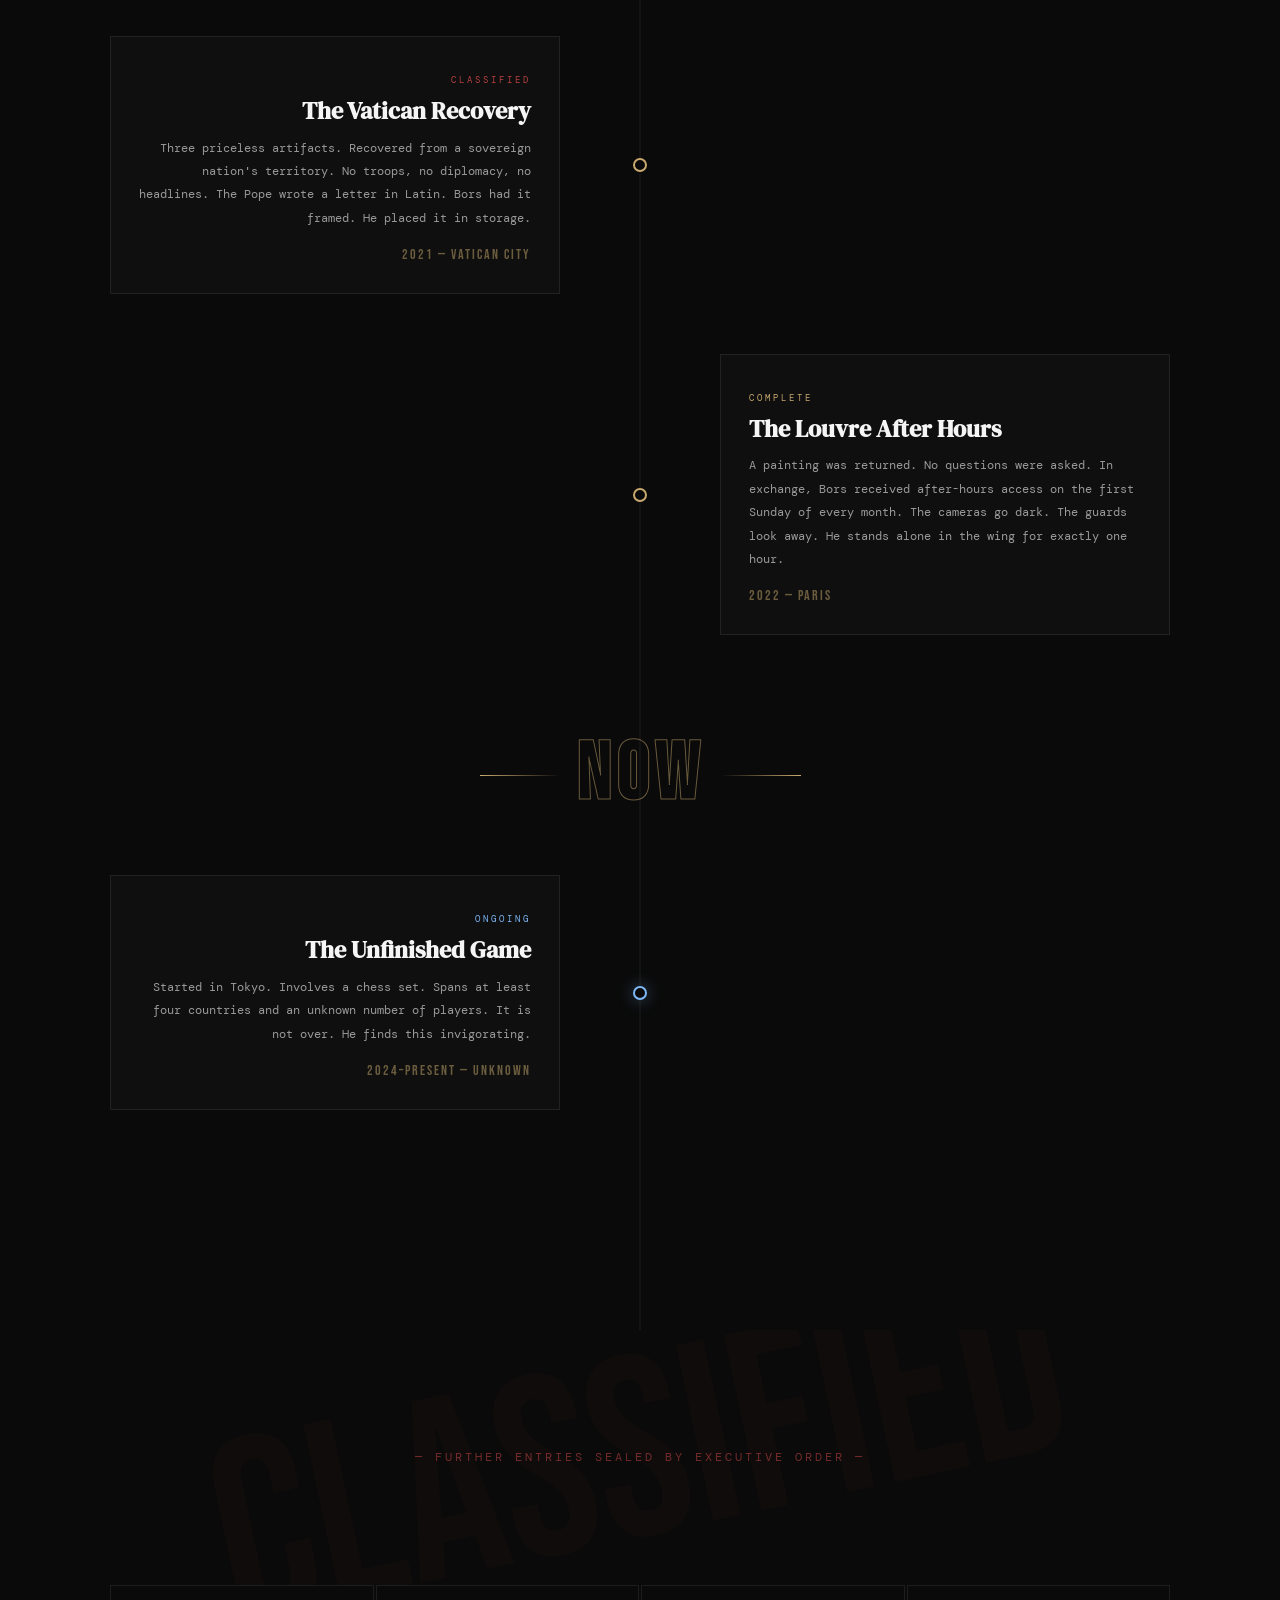
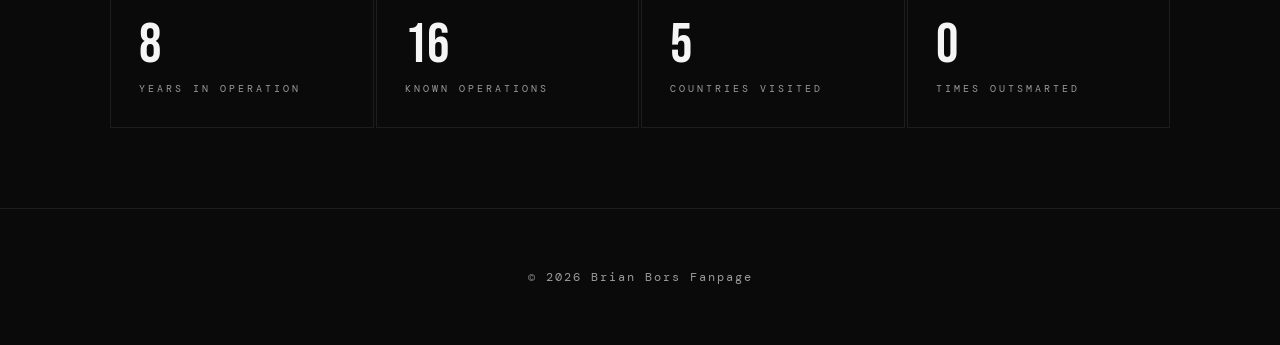
<file: timeline.html>
<!DOCTYPE html>
<html lang="en">
<head>
  <meta charset="UTF-8" />
  <meta name="viewport" content="width=device-width, initial-scale=1.0"/>
  <title>Brian Bors — Chronicle</title>
  <link href="https://fonts.googleapis.com/css2?family=Bebas+Neue&family=DM+Serif+Display:ital@0;1&family=DM+Mono:wght@300;400&display=swap" rel="stylesheet"/>

  <style>
    :root {
      --bg: #0a0a0a;
      --text: #f5f5f5;
      --muted: #9a9a9a;
      --accent: #c8a96e;
      --red: #b84040;
      --green: #4a9e6b;
      --line: rgba(255,255,255,0.08);
    }

    * { box-sizing: border-box; margin: 0; padding: 0; }

    html { scroll-behavior: smooth; }

    body {
      font-family: 'DM Mono', monospace;
      background: var(--bg);
      color: var(--text);
      overflow-x: hidden;
      cursor: crosshair;
    }

    /* ── NOISE ── */
    body::before {
      content: '';
      position: fixed;
      inset: 0;
      background-image: url("data:image/svg+xml,%3Csvg viewBox='0 0 256 256' xmlns='http://www.w3.org/2000/svg'%3E%3Cfilter id='noise'%3E%3CfeTurbulence type='fractalNoise' baseFrequency='0.9' numOctaves='4' stitchTiles='stitch'/%3E%3C/filter%3E%3Crect width='100%25' height='100%25' filter='url(%23noise)' opacity='0.04'/%3E%3C/svg%3E");
      pointer-events: none;
      z-index: 9999;
      opacity: 0.4;
    }

    /* ── CUSTOM SCROLLBAR ── */
    ::-webkit-scrollbar { width: 3px; }
    ::-webkit-scrollbar-track { background: var(--bg); }
    ::-webkit-scrollbar-thumb { background: var(--accent); }

    /* ── NAV ── */
    header {
      position: fixed;
      width: 100%;
      top: 0; left: 0;
      padding: 18px 30px;
      border-bottom: 1px solid var(--line);
      background: rgba(10,10,10,0.75);
      backdrop-filter: blur(16px);
      z-index: 100;
      display: flex;
      justify-content: space-between;
      align-items: center;
    }

    .nav-brand {
      font-family: 'Bebas Neue', sans-serif;
      letter-spacing: 4px;
      font-size: 1.1rem;
      text-decoration: none;
      color: var(--text);
    }

    nav a {
      color: var(--muted);
      text-decoration: none;
      font-size: 0.75rem;
      letter-spacing: 2px;
      margin-left: 28px;
      transition: color 0.3s;
      text-transform: uppercase;
    }
    nav a:hover, nav a.active { color: var(--text); }

    /* ── CINEMATIC HERO ── */
    .hero {
      height: 100vh;
      display: flex;
      flex-direction: column;
      align-items: center;
      justify-content: center;
      position: relative;
      overflow: hidden;
    }

    /* animated scanline sweep */
    .hero::before {
      content: '';
      position: absolute;
      inset: 0;
      background: repeating-linear-gradient(
        0deg,
        transparent,
        transparent 2px,
        rgba(255,255,255,0.015) 2px,
        rgba(255,255,255,0.015) 4px
      );
      pointer-events: none;
      animation: scanMove 8s linear infinite;
    }

    @keyframes scanMove {
      from { background-position: 0 0; }
      to   { background-position: 0 400px; }
    }

    /* sweeping light beam */
    .hero::after {
      content: '';
      position: absolute;
      top: -100%;
      left: -50%;
      width: 200%;
      height: 40%;
      background: linear-gradient(to bottom, transparent, rgba(200,169,110,0.03), transparent);
      animation: beam 6s ease-in-out infinite;
      pointer-events: none;
    }

    @keyframes beam {
      0%   { top: -40%; }
      100% { top: 140%; }
    }

    .hero-eyebrow {
      font-size: 0.65rem;
      letter-spacing: 6px;
      text-transform: uppercase;
      color: var(--accent);
      margin-bottom: 28px;
      opacity: 0;
      animation: fadeUp 1s ease 0.4s forwards;
    }

    .hero-title {
      font-family: 'Bebas Neue', sans-serif;
      font-size: clamp(6rem, 16vw, 13rem);
      line-height: 0.82;
      letter-spacing: 4px;
      text-align: center;
      overflow: hidden;
    }

    .hero-title span {
      display: block;
      opacity: 0;
      transform: translateY(120px);
      animation: slideUp 1s cubic-bezier(0.16, 1, 0.3, 1) forwards;
    }

    .hero-title span:nth-child(1) { animation-delay: 0.1s; }
    .hero-title span:nth-child(2) { animation-delay: 0.25s; }

    @keyframes slideUp {
      to { opacity: 1; transform: translateY(0); }
    }

    @keyframes fadeUp {
      to { opacity: 1; transform: translateY(0); }
    }

    .hero-sub {
      font-size: 0.78rem;
      letter-spacing: 3px;
      color: var(--muted);
      text-transform: uppercase;
      margin-top: 36px;
      opacity: 0;
      animation: fadeUp 1s ease 0.9s forwards;
    }

    .scroll-hint {
      position: absolute;
      bottom: 36px;
      left: 50%;
      transform: translateX(-50%);
      display: flex;
      flex-direction: column;
      align-items: center;
      gap: 10px;
      opacity: 0;
      animation: fadeUp 1s ease 1.4s forwards;
    }

    .scroll-hint span {
      font-size: 0.58rem;
      letter-spacing: 4px;
      text-transform: uppercase;
      color: var(--muted);
    }

    .scroll-arrow {
      width: 1px;
      height: 60px;
      background: linear-gradient(to bottom, var(--accent), transparent);
      animation: pulse 2s ease-in-out infinite;
    }

    @keyframes pulse {
      0%, 100% { opacity: 0.4; transform: scaleY(1); }
      50%       { opacity: 1;   transform: scaleY(1.1); }
    }

    /* ── PROGRESS BAR ── */
    .progress-bar {
      position: fixed;
      top: 0; left: 0;
      height: 2px;
      background: var(--accent);
      z-index: 9998;
      width: 0%;
      transition: width 0.1s linear;
      box-shadow: 0 0 8px var(--accent);
    }

    /* ── YEAR SIDEBAR ── */
    .year-sidebar {
      position: fixed;
      left: 28px;
      top: 50%;
      transform: translateY(-50%);
      display: flex;
      flex-direction: column;
      gap: 16px;
      z-index: 50;
    }

    .year-dot {
      width: 6px;
      height: 6px;
      border-radius: 50%;
      border: 1px solid var(--muted);
      cursor: pointer;
      transition: all 0.3s ease;
      position: relative;
    }

    .year-dot.current {
      background: var(--accent);
      border-color: var(--accent);
      box-shadow: 0 0 8px var(--accent);
    }

    .year-dot:hover .year-dot-label { opacity: 1; transform: translateX(0); }

    .year-dot-label {
      position: absolute;
      left: 18px;
      top: 50%;
      transform: translateX(-8px) translateY(-50%);
      font-size: 0.58rem;
      letter-spacing: 2px;
      color: var(--muted);
      white-space: nowrap;
      opacity: 0;
      transition: all 0.25s ease;
      pointer-events: none;
    }

    /* ── TIMELINE SECTION ── */
    .timeline-section {
      max-width: 1100px;
      margin: 0 auto;
      padding: 0 20px 160px;
      position: relative;
    }

    /* central spine */
    .timeline-spine {
      position: absolute;
      left: 50%;
      top: 0;
      bottom: 0;
      width: 1px;
      background: var(--line);
      transform: translateX(-50%);
    }

    .timeline-spine-fill {
      position: absolute;
      top: 0; left: 0;
      width: 100%;
      background: linear-gradient(to bottom, var(--accent), rgba(200,169,110,0.3));
      height: 0%;
      transition: height 0.1s linear;
      box-shadow: 0 0 6px rgba(200,169,110,0.4);
    }

    /* ── YEAR MARKER ── */
    .year-marker {
      text-align: center;
      margin: 100px 0 0;
      position: relative;
      opacity: 0;
      transform: scale(0.6);
      transition: all 0.8s cubic-bezier(0.34, 1.56, 0.64, 1);
    }

    .year-marker.active {
      opacity: 1;
      transform: scale(1);
    }

    .year-marker-inner {
      display: inline-block;
      position: relative;
    }

    .year-marker-inner::before,
    .year-marker-inner::after {
      content: '';
      position: absolute;
      top: 50%;
      width: 80px;
      height: 1px;
      background: linear-gradient(to right, transparent, var(--accent));
    }

    .year-marker-inner::before {
      right: calc(100% + 16px);
      transform: rotate(180deg);
    }

    .year-marker-inner::after {
      left: calc(100% + 16px);
    }

    .year-marker h2 {
      font-family: 'Bebas Neue', sans-serif;
      font-size: 5rem;
      letter-spacing: 6px;
      color: transparent;
      -webkit-text-stroke: 1px rgba(200,169,110,0.5);
      line-height: 1;
    }

    /* ── EVENT CARD ── */
    .event {
      display: grid;
      grid-template-columns: 1fr 60px 1fr;
      gap: 0;
      margin: 60px 0;
      position: relative;
    }

    /* left-side events */
    .event.left .event-content {
      grid-column: 1;
      text-align: right;
      padding-right: 50px;
    }

    .event.left .event-node { grid-column: 2; }
    .event.left .event-spacer { grid-column: 3; }

    /* right-side events */
    .event.right .event-spacer { grid-column: 1; }
    .event.right .event-node   { grid-column: 2; }
    .event.right .event-content {
      grid-column: 3;
      text-align: left;
      padding-left: 50px;
    }

    .event-node {
      display: flex;
      align-items: center;
      justify-content: center;
      position: relative;
      z-index: 2;
    }

    .event-dot {
      width: 14px;
      height: 14px;
      border-radius: 50%;
      border: 2px solid var(--accent);
      background: var(--bg);
      position: relative;
      transition: all 0.4s ease;
      flex-shrink: 0;
    }

    .event-dot::before {
      content: '';
      position: absolute;
      inset: -6px;
      border-radius: 50%;
      border: 1px solid rgba(200,169,110,0.2);
      opacity: 0;
      transition: opacity 0.4s ease;
    }

    .event-dot::after {
      content: '';
      position: absolute;
      inset: -12px;
      border-radius: 50%;
      border: 1px solid rgba(200,169,110,0.1);
      opacity: 0;
      transition: opacity 0.4s ease 0.05s;
    }

    .event:hover .event-dot {
      background: var(--accent);
      box-shadow: 0 0 20px rgba(200,169,110,0.5);
    }

    .event:hover .event-dot::before { opacity: 1; }
    .event:hover .event-dot::after  { opacity: 1; }

    /* card */
    .event-content {
      opacity: 0;
      transition: all 0.9s cubic-bezier(0.2, 0.8, 0.2, 1);
    }

    .event.left .event-content {
      transform: translateX(-60px);
    }

    .event.right .event-content {
      transform: translateX(60px);
    }

    .event.active .event-content {
      opacity: 1;
      transform: translateX(0);
    }

    .event-card {
      background: rgba(255,255,255,0.02);
      border: 1px solid var(--line);
      padding: 30px 28px;
      position: relative;
      overflow: hidden;
      cursor: pointer;
      transition: background 0.4s ease, border-color 0.4s ease;
    }

    .event-card::before {
      content: '';
      position: absolute;
      inset: 0;
      background: linear-gradient(135deg, rgba(200,169,110,0.05), transparent);
      opacity: 0;
      transition: opacity 0.4s ease;
    }

    .event-card:hover { border-color: rgba(200,169,110,0.25); }
    .event-card:hover::before { opacity: 1; }

    /* shimmer sweep on hover */
    .event-card::after {
      content: '';
      position: absolute;
      top: 0;
      left: -100%;
      width: 60%;
      height: 100%;
      background: linear-gradient(to right, transparent, rgba(255,255,255,0.04), transparent);
      transform: skewX(-20deg);
      transition: left 0.7s ease;
    }

    .event-card:hover::after { left: 160%; }

    .event-tag {
      font-size: 0.58rem;
      letter-spacing: 3px;
      text-transform: uppercase;
      margin-bottom: 12px;
      display: inline-block;
    }

    .tag-classified { color: var(--red); }
    .tag-complete   { color: var(--accent); }
    .tag-legend     { color: var(--muted); }
    .tag-unknown    { color: rgba(255,255,255,0.3); }
    .tag-ongoing    { color: #7eb8f7; }

    .event-title {
      font-family: 'DM Serif Display', serif;
      font-size: 1.5rem;
      line-height: 1.1;
      margin-bottom: 12px;
    }

    .event-desc {
      font-size: 0.77rem;
      color: var(--muted);
      line-height: 1.9;
    }

    .event-year-badge {
      font-family: 'Bebas Neue', sans-serif;
      font-size: 0.9rem;
      letter-spacing: 2px;
      color: rgba(200,169,110,0.5);
      margin-top: 16px;
      display: block;
    }

    /* expanded detail (click to open) */
    .event-detail {
      max-height: 0;
      overflow: hidden;
      transition: max-height 0.6s cubic-bezier(0.2, 0.8, 0.2, 1), padding 0.4s ease;
    }

    .event-detail.open {
      max-height: 200px;
      padding-top: 16px;
    }

    .event-detail p {
      font-size: 0.72rem;
      color: rgba(154,154,154,0.7);
      line-height: 1.85;
      border-top: 1px solid var(--line);
      padding-top: 16px;
    }

    /* connector line from dot to card */
    .event-connector {
      position: absolute;
      top: 50%;
      height: 1px;
      background: linear-gradient(to right, transparent, rgba(200,169,110,0.3));
      transition: background 0.4s ease;
    }

    .event.left .event-connector {
      right: 100%;
      left: 0;
      background: linear-gradient(to left, transparent, rgba(200,169,110,0.3));
    }

    .event.right .event-connector {
      left: 100%;
      right: 0;
    }

    /* ── CLASSIFIED BANNER ── */
    .classified-banner {
      text-align: center;
      padding: 120px 20px;
      position: relative;
      overflow: hidden;
    }

    .classified-banner::before {
      content: 'CLASSIFIED';
      position: absolute;
      font-family: 'Bebas Neue', sans-serif;
      font-size: 20vw;
      color: rgba(184,64,64,0.04);
      top: 50%;
      left: 50%;
      transform: translate(-50%, -50%) rotate(-12deg);
      white-space: nowrap;
      pointer-events: none;
      animation: classifiedPulse 4s ease-in-out infinite;
    }

    @keyframes classifiedPulse {
      0%, 100% { opacity: 1; }
      50% { opacity: 0.4; }
    }

    .classified-banner p {
      font-size: 0.72rem;
      letter-spacing: 3px;
      text-transform: uppercase;
      color: var(--red);
      opacity: 0.6;
    }

    /* ── STAT TICKER ── */
    .stats-ticker {
      max-width: 1100px;
      margin: 0 auto;
      padding: 0 20px 80px;
      display: grid;
      grid-template-columns: repeat(4, 1fr);
      gap: 2px;
      opacity: 0;
      transform: translateY(40px);
      transition: all 1s ease;
    }

    .stats-ticker.active {
      opacity: 1;
      transform: translateY(0);
    }

    .ticker-item {
      border: 1px solid var(--line);
      padding: 32px 28px;
    }

    .ticker-val {
      font-family: 'Bebas Neue', sans-serif;
      font-size: 3.5rem;
      line-height: 1;
      margin-bottom: 8px;
    }

    .ticker-label {
      font-size: 0.62rem;
      letter-spacing: 3px;
      text-transform: uppercase;
      color: var(--muted);
    }

    /* ── GLITCH ── */
    @keyframes glitch {
      0%   { clip-path: inset(20% 0 60% 0); transform: translate(-4px, 0); }
      20%  { clip-path: inset(80% 0 2% 0);  transform: translate(4px, 0); }
      40%  { clip-path: inset(40% 0 40% 0); transform: translate(-2px, 0); }
      60%  { clip-path: inset(60% 0 10% 0); transform: translate(2px, 0); }
      80%  { clip-path: inset(10% 0 70% 0); transform: translate(-1px, 0); }
      100% { clip-path: inset(0% 0 90% 0);  transform: translate(0, 0); }
    }

    .glitch-wrap {
      position: relative;
      display: inline-block;
    }

    .glitch-wrap::before,
    .glitch-wrap::after {
      content: attr(data-text);
      position: absolute;
      top: 0; left: 0;
      width: 100%;
      font-family: 'Bebas Neue', sans-serif;
      font-size: inherit;
      letter-spacing: inherit;
      line-height: inherit;
    }

    .glitch-wrap::before {
      color: #ff3333;
      animation: glitch 3s steps(1) infinite;
      animation-play-state: paused;
    }

    .glitch-wrap::after {
      color: #33ffcc;
      animation: glitch 3s steps(1) 0.1s infinite;
      animation-play-state: paused;
    }

    .glitch-wrap:hover::before,
    .glitch-wrap:hover::after {
      animation-play-state: running;
    }

    footer {
      text-align: center;
      padding: 60px 20px;
      color: var(--muted);
      font-size: 0.75rem;
      letter-spacing: 2px;
      border-top: 1px solid var(--line);
    }

    @media (max-width: 700px) {
      .timeline-spine { left: 24px; }
      .event { grid-template-columns: 48px 1fr; }
      .event.left .event-content,
      .event.right .event-content {
        grid-column: 2;
        text-align: left;
        padding-left: 20px;
        padding-right: 0;
      }
      .event.left .event-node,
      .event.right .event-node { grid-column: 1; }
      .event.left .event-spacer,
      .event.right .event-spacer { display: none; }
      .year-sidebar { display: none; }
      .stats-ticker { grid-template-columns: repeat(2, 1fr); }
    }
  </style>
</head>
<body>

<div class="progress-bar" id="progress"></div>

<header>
  <a class="nav-brand" href="index.html">Brian Bors</a>
  <nav>
    <a href="index.html">Home</a>
    <a href="missions.html">Missions</a>
    <a href="allies.html">Allies</a>
    <a href="enemies.html">Enemies</a>
    <a href="locations.html">Locations</a>
    <a href="timeline.html" class="active">Chronicle</a>
    <a href="contact.html">Contact</a>
  </nav>
</header>

<!-- SIDEBAR DOTS -->
<div class="year-sidebar" id="yearSidebar"></div>

<!-- ── HERO ── -->
<div class="hero">
  <p class="hero-eyebrow">The Complete Record — Declassified</p>
  <h1 class="hero-title">
    <span class="glitch-wrap" data-text="BRIAN">BRIAN</span>
    <span class="glitch-wrap" data-text="BORS">BORS</span>
  </h1>
  <p class="hero-sub">A Life in Events &nbsp;·&nbsp; Est. Unknown</p>

  <div class="scroll-hint">
    <span>Scroll to descend</span>
    <div class="scroll-arrow"></div>
  </div>
</div>

<!-- ── TIMELINE ── -->
<div class="timeline-section" id="timeline">
  <div class="timeline-spine">
    <div class="timeline-spine-fill" id="spineFill"></div>
  </div>

  <!-- ════ EARLY YEARS ════ -->
  <div class="year-marker" data-year="1990s" id="y1990">
    <div class="year-marker-inner">
      <h2>ORIGINS</h2>
    </div>
  </div>

  <div class="event left" data-year="y1990">
    <div class="event-content">
      <div class="event-card" onclick="toggleDetail(this)">
        <span class="event-tag tag-unknown">Unverified</span>
        <h3 class="event-title">The Birth</h3>
        <p class="event-desc">Date, location, and circumstances of birth remain disputed. Three countries claim him. All three are wrong. He has never corrected the record.</p>
        <span class="event-year-badge">Unknown — Somewhere</span>
        <div class="event-detail">
          <p>Hospital records from Zurich, Naples, and Buenos Aires each carry a matching entry. Interpol investigators concluded the files were planted. They were right. That's all they got right.</p>
        </div>
      </div>
    </div>
    <div class="event-node"><div class="event-dot"></div></div>
    <div class="event-spacer"></div>
  </div>

  <div class="event right" data-year="y1990">
    <div class="event-spacer"></div>
    <div class="event-node"><div class="event-dot"></div></div>
    <div class="event-content">
      <div class="event-card" onclick="toggleDetail(this)">
        <span class="event-tag tag-legend">Legend</span>
        <h3 class="event-title">First Known Language</h3>
        <p class="event-desc">By age 9, he was fluent in four languages. By age 11, he had invented a fifth — used exclusively in correspondence with a single unknown recipient.</p>
        <span class="event-year-badge">circa 1995</span>
        <div class="event-detail">
          <p>Linguists at Oxford were shown a sample in 2018. Two of them resigned shortly after. The third converted to a hermetic lifestyle in rural Portugal. The language remains undeciphered.</p>
        </div>
      </div>
    </div>
  </div>

  <!-- ════ 2000s ════ -->
  <div class="year-marker" data-year="2000s" id="y2000">
    <div class="year-marker-inner">
      <h2>2000s</h2>
    </div>
  </div>

  <div class="event left" data-year="y2000">
    <div class="event-content">
      <div class="event-card" onclick="toggleDetail(this)">
        <span class="event-tag tag-classified">Classified</span>
        <h3 class="event-title">The Prague Incident</h3>
        <p class="event-desc">A seventeen-year-old walks into the most secure private auction in Central Europe. Walks out with something that wasn't for sale. Nobody remembers his face.</p>
        <span class="event-year-badge">2002 — Prague</span>
        <div class="event-detail">
          <p>Czech intelligence filed a report. The report was later acquired and shredded by a party using credentials belonging to a deceased diplomat. The auction house was sold six months later at a significant loss. Coincidence.</p>
        </div>
      </div>
    </div>
    <div class="event-node"><div class="event-dot"></div></div>
    <div class="event-spacer"></div>
  </div>

  <div class="event right" data-year="y2000">
    <div class="event-spacer"></div>
    <div class="event-node"><div class="event-dot"></div></div>
    <div class="event-content">
      <div class="event-card" onclick="toggleDetail(this)">
        <span class="event-tag tag-complete">Complete</span>
        <h3 class="event-title">First Million</h3>
        <p class="event-desc">Made his first million at age 19. No documented source. No taxes filed. The IRS opened an inquiry and then quietly closed it eighteen months later. Nobody got a memo.</p>
        <span class="event-year-badge">2004 — Unknown</span>
        <div class="event-detail">
          <p>His accountant from that period now lives on a private island and no longer practices. She has consistently refused interviews. She does, however, smile when his name is mentioned.</p>
        </div>
      </div>
    </div>
  </div>

  <div class="event left" data-year="y2000">
    <div class="event-content">
      <div class="event-card" onclick="toggleDetail(this)">
        <span class="event-tag tag-legend">Legend</span>
        <h3 class="event-title">The Monaco Poker Game</h3>
        <p class="event-desc">A 28-hour poker game in a Monaco penthouse. Four heads of state, two oil oligarchs, and Brian Bors. He left with the deed to an island and a handshake agreement that still governs a small nation's trade policy today.</p>
        <span class="event-year-badge">2007 — Monaco</span>
        <div class="event-detail">
          <p>Two players claimed to have been cheated. Both later withdrew the allegation simultaneously. Neither would say why. The island remains unregistered on any maritime chart.</p>
        </div>
      </div>
    </div>
    <div class="event-node"><div class="event-dot"></div></div>
    <div class="event-spacer"></div>
  </div>

  <!-- ════ 2010s ════ -->
  <div class="year-marker" data-year="2010s" id="y2010">
    <div class="year-marker-inner">
      <h2>2010s</h2>
    </div>
  </div>

  <div class="event right" data-year="y2010">
    <div class="event-spacer"></div>
    <div class="event-node"><div class="event-dot"></div></div>
    <div class="event-content">
      <div class="event-card" onclick="toggleDetail(this)">
        <span class="event-tag tag-classified">Classified</span>
        <h3 class="event-title">Dark Sky Protocol</h3>
        <p class="event-desc">Vanished for eleven months. No sightings. No transactions. No communications. When he resurfaced, three governments had changed hands. He ordered a steak and said nothing about it.</p>
        <span class="event-year-badge">2012–2013 — Classified</span>
        <div class="event-detail">
          <p>His phone was found in a dead drop in Marrakech. It contained a single photo: a chessboard mid-game. The position has never been identified as any known match.</p>
        </div>
      </div>
    </div>
  </div>

  <div class="event left" data-year="y2010">
    <div class="event-content">
      <div class="event-card" onclick="toggleDetail(this)">
        <span class="event-tag tag-complete">Complete</span>
        <h3 class="event-title">The Buffett Summit</h3>
        <p class="event-desc">First meeting with Warren Buffett in Omaha. Official cover: a Cherry Coke taste test. Actual agenda: unknown. The meeting lasted nine hours. Berkshire's quarterly filing that season looked different from anything before.</p>
        <span class="event-year-badge">2017 — Omaha, Nebraska</span>
        <div class="event-detail">
          <p>Three analysts tried to reverse-engineer the trades that followed. Two left the industry. The third now teaches philosophy at a community college in Vermont and seems much happier.</p>
        </div>
      </div>
    </div>
    <div class="event-node"><div class="event-dot"></div></div>
    <div class="event-spacer"></div>
  </div>

  <div class="event right" data-year="y2010">
    <div class="event-spacer"></div>
    <div class="event-node"><div class="event-dot"></div></div>
    <div class="event-content">
      <div class="event-card" onclick="toggleDetail(this)">
        <span class="event-tag tag-complete">Complete</span>
        <h3 class="event-title">Roc Nation Summit — Monaco</h3>
        <p class="event-desc">Met Jay-Z over dinner in Monaco. What was said has never been repeated. What followed: 14 unexplained private jet routes, a joint venture nobody could locate in any filing, and mutual front-row appearances at industry events.</p>
        <span class="event-year-badge">2019 — Monaco</span>
        <div class="event-detail">
          <p>A journalist who claimed to have a photo of the two men together later found that every photo on their camera from that night had been replaced with an identical image of an empty table set for two.</p>
        </div>
      </div>
    </div>
  </div>

  <!-- ════ 2020s ════ -->
  <div class="year-marker" data-year="2020s" id="y2020">
    <div class="year-marker-inner">
      <h2>2020s</h2>
    </div>
  </div>

  <div class="event left" data-year="y2020">
    <div class="event-content">
      <div class="event-card" onclick="toggleDetail(this)">
        <span class="event-tag tag-complete">Complete</span>
        <h3 class="event-title">Operation Ghost Meridian</h3>
        <p class="event-desc">Six border crossings. Three passports. Zero traceable transactions. He delivered something no one will confirm exists to a buyer no one will name. Called it a "Tuesday."</p>
        <span class="event-year-badge">2020 — Six Countries</span>
        <div class="event-detail">
          <p>Customs records across all six countries contain a matching three-hour gap. Officials investigated independently and reached the same conclusion: the gap was intentional, professional, and permanent.</p>
        </div>
      </div>
    </div>
    <div class="event-node"><div class="event-dot"></div></div>
    <div class="event-spacer"></div>
  </div>

  <div class="event right" data-year="y2020">
    <div class="event-spacer"></div>
    <div class="event-node"><div class="event-dot"></div></div>
    <div class="event-content">
      <div class="event-card" onclick="toggleDetail(this)">
        <span class="event-tag tag-legend">Legend</span>
        <h3 class="event-title">The Riviera Accord</h3>
        <p class="event-desc">Brokered peace between two cartels over a single dinner. The restaurant never reopened — not because anything went wrong, but because the vibe afterward was simply unmatched and nothing could ever live up to it.</p>
        <span class="event-year-badge">2021 — French Riviera</span>
        <div class="event-detail">
          <p>The chef who cooked the dinner has since moved to a mountain village and refuses to discuss the menu. He will say only that it was "the best and last thing" he ever made. He seems at peace.</p>
        </div>
      </div>
    </div>
  </div>

  <div class="event left" data-year="y2020">
    <div class="event-content">
      <div class="event-card" onclick="toggleDetail(this)">
        <span class="event-tag tag-classified">Classified</span>
        <h3 class="event-title">The Vatican Recovery</h3>
        <p class="event-desc">Three priceless artifacts. Recovered from a sovereign nation's territory. No troops, no diplomacy, no headlines. The Pope wrote a letter in Latin. Bors had it framed. He placed it in storage.</p>
        <span class="event-year-badge">2021 — Vatican City</span>
        <div class="event-detail">
          <p>Vatican records for this period contain a page designated "Per Voluntatem Dei" — By the Will of God. That page is blank. Archivists believe it is intentionally blank. They are correct.</p>
        </div>
      </div>
    </div>
    <div class="event-node"><div class="event-dot"></div></div>
    <div class="event-spacer"></div>
  </div>

  <div class="event right" data-year="y2020">
    <div class="event-spacer"></div>
    <div class="event-node"><div class="event-dot"></div></div>
    <div class="event-content">
      <div class="event-card" onclick="toggleDetail(this)">
        <span class="event-tag tag-complete">Complete</span>
        <h3 class="event-title">The Louvre After Hours</h3>
        <p class="event-desc">A painting was returned. No questions were asked. In exchange, Bors received after-hours access on the first Sunday of every month. The cameras go dark. The guards look away. He stands alone in the wing for exactly one hour.</p>
        <span class="event-year-badge">2022 — Paris</span>
        <div class="event-detail">
          <p>Security logs from those Sunday visits show only static. Staff on those nights are rotated from a separate roster. None of them have met each other. None of them ask why.</p>
        </div>
      </div>
    </div>
  </div>

  <!-- ════ NOW ════ -->
  <div class="year-marker" data-year="now" id="ynow">
    <div class="year-marker-inner">
      <h2>NOW</h2>
    </div>
  </div>

  <div class="event left" data-year="ynow">
    <div class="event-content">
      <div class="event-card" onclick="toggleDetail(this)">
        <span class="event-tag tag-ongoing">Ongoing</span>
        <h3 class="event-title">The Unfinished Game</h3>
        <p class="event-desc">Started in Tokyo. Involves a chess set. Spans at least four countries and an unknown number of players. It is not over. He finds this invigorating.</p>
        <span class="event-year-badge">2024–Present — Unknown</span>
        <div class="event-detail">
          <p>Each move in the game corresponds to a real-world event that only becomes apparent six to eight months after the fact. Analysts who mapped the first seven moves have gone very quiet. The board currently shows a middle-game position analysts describe as "impossible to predict and terrifying to behold."</p>
        </div>
      </div>
    </div>
    <div class="event-node"><div class="event-dot" style="border-color:#7eb8f7; box-shadow: 0 0 16px rgba(126,184,247,0.4);"></div></div>
    <div class="event-spacer"></div>
  </div>

</div>

<!-- CLASSIFIED BANNER -->
<div class="classified-banner">
  <p>— Further entries sealed by executive order —</p>
</div>

<!-- STATS -->
<div class="stats-ticker" id="statsTicker">
  <div class="ticker-item">
    <div class="ticker-val" id="t1">0</div>
    <div class="ticker-label">Years in operation</div>
  </div>
  <div class="ticker-item">
    <div class="ticker-val" id="t2">0</div>
    <div class="ticker-label">Known operations</div>
  </div>
  <div class="ticker-item">
    <div class="ticker-val" id="t3">0</div>
    <div class="ticker-label">Countries visited</div>
  </div>
  <div class="ticker-item">
    <div class="ticker-val" id="t4">0</div>
    <div class="ticker-label">Times outsmarted</div>
  </div>
</div>

<footer>© 2026 Brian Bors Fanpage</footer>

<script>
  // ── SCROLL PROGRESS BAR ──
  const progress = document.getElementById('progress');
  const spineFill = document.getElementById('spineFill');
  const timeline = document.getElementById('timeline');

  function updateProgress() {
    const scrollTop = window.scrollY;
    const docHeight = document.documentElement.scrollHeight - window.innerHeight;
    const pct = (scrollTop / docHeight) * 100;
    progress.style.width = pct + '%';

    // spine fill
    const tRect = timeline.getBoundingClientRect();
    const tTop = timeline.offsetTop;
    const tHeight = timeline.offsetHeight;
    const fillPct = Math.max(0, Math.min(100, ((scrollTop - tTop + window.innerHeight * 0.5) / tHeight) * 100));
    spineFill.style.height = fillPct + '%';
  }

  // ── SCROLL REVEALS ──
  const revealEls = document.querySelectorAll('.event, .year-marker, .stats-ticker');

  function check() {
    const trigger = window.innerHeight * 0.88;
    revealEls.forEach(el => {
      if (el.getBoundingClientRect().top < trigger) {
        el.classList.add('active');
      }
    });
    updateProgress();
    updateSidebarDots();
  }

  // ── SIDEBAR DOTS ──
  const yearMarkers = document.querySelectorAll('.year-marker');
  const sidebar = document.getElementById('yearSidebar');

  yearMarkers.forEach(marker => {
    const dot = document.createElement('div');
    dot.className = 'year-dot';
    dot.dataset.target = marker.id;
    const label = document.createElement('span');
    label.className = 'year-dot-label';
    label.textContent = marker.dataset.year;
    dot.appendChild(label);
    dot.addEventListener('click', () => {
      document.getElementById(marker.id).scrollIntoView({ behavior: 'smooth', block: 'center' });
    });
    sidebar.appendChild(dot);
  });

  function updateSidebarDots() {
    const dots = sidebar.querySelectorAll('.year-dot');
    yearMarkers.forEach((marker, i) => {
      const rect = marker.getBoundingClientRect();
      if (rect.top < window.innerHeight * 0.6 && rect.bottom > 0) {
        dots.forEach(d => d.classList.remove('current'));
        dots[i].classList.add('current');
      }
    });
  }

  // ── EXPAND DETAIL ──
  function toggleDetail(card) {
    const detail = card.querySelector('.event-detail');
    detail.classList.toggle('open');
  }

  // ── COUNTER ANIMATION ──
  function animateCounter(el, target, duration) {
    let start = 0;
    const increment = target / (duration / 16);
    const timer = setInterval(() => {
      start += increment;
      if (start >= target) { el.textContent = target; clearInterval(timer); }
      else el.textContent = Math.floor(start);
    }, 16);
  }

  let statsAnimated = false;
  const statsTicker = document.getElementById('statsTicker');

  function checkStats() {
    if (!statsAnimated && statsTicker.getBoundingClientRect().top < window.innerHeight * 0.88) {
      statsAnimated = true;
      statsTicker.classList.add('active');
      animateCounter(document.getElementById('t1'), 30, 1800);
      animateCounter(document.getElementById('t2'), 47, 1400);
      animateCounter(document.getElementById('t3'), 17, 1600);
      animateCounter(document.getElementById('t4'), 0, 1000);
    }
  }

  window.addEventListener('scroll', () => { check(); checkStats(); });
  window.addEventListener('resize', check);
  check();
</script>

</body>
</html>
</file>
